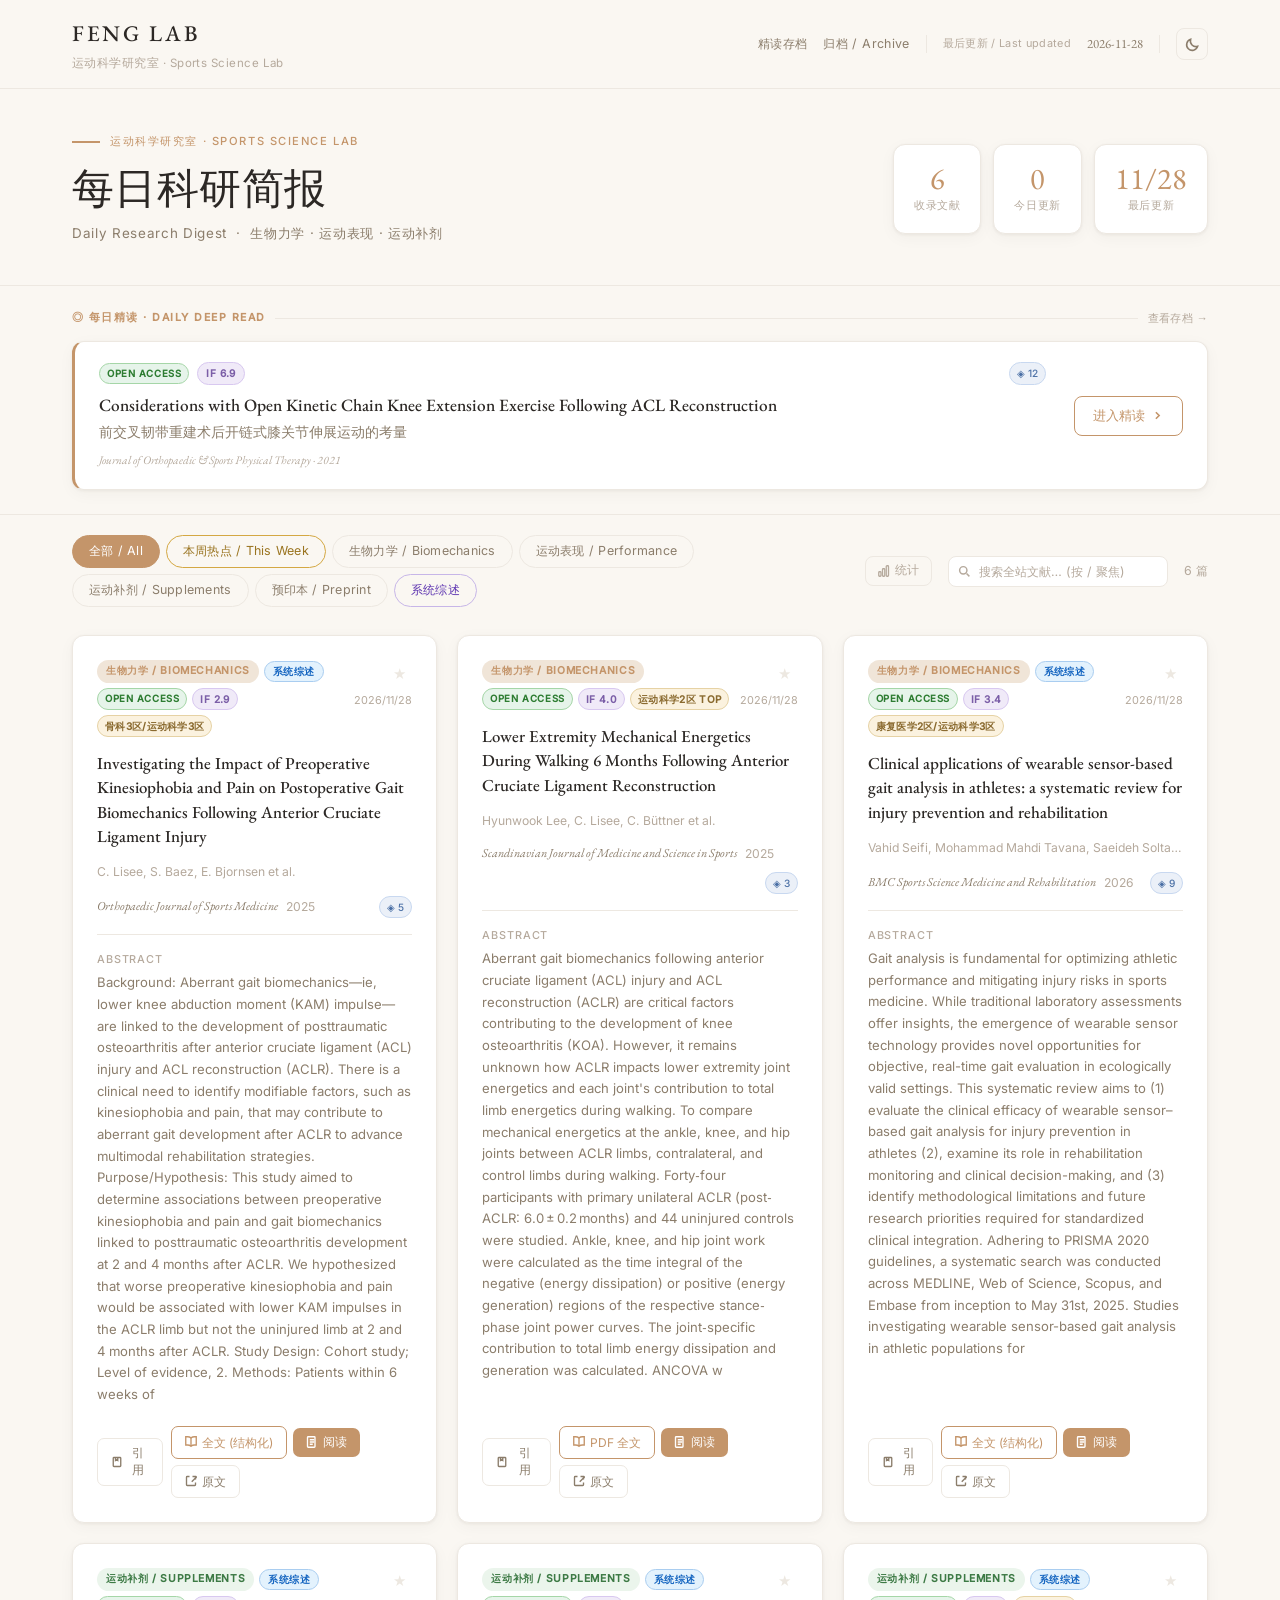
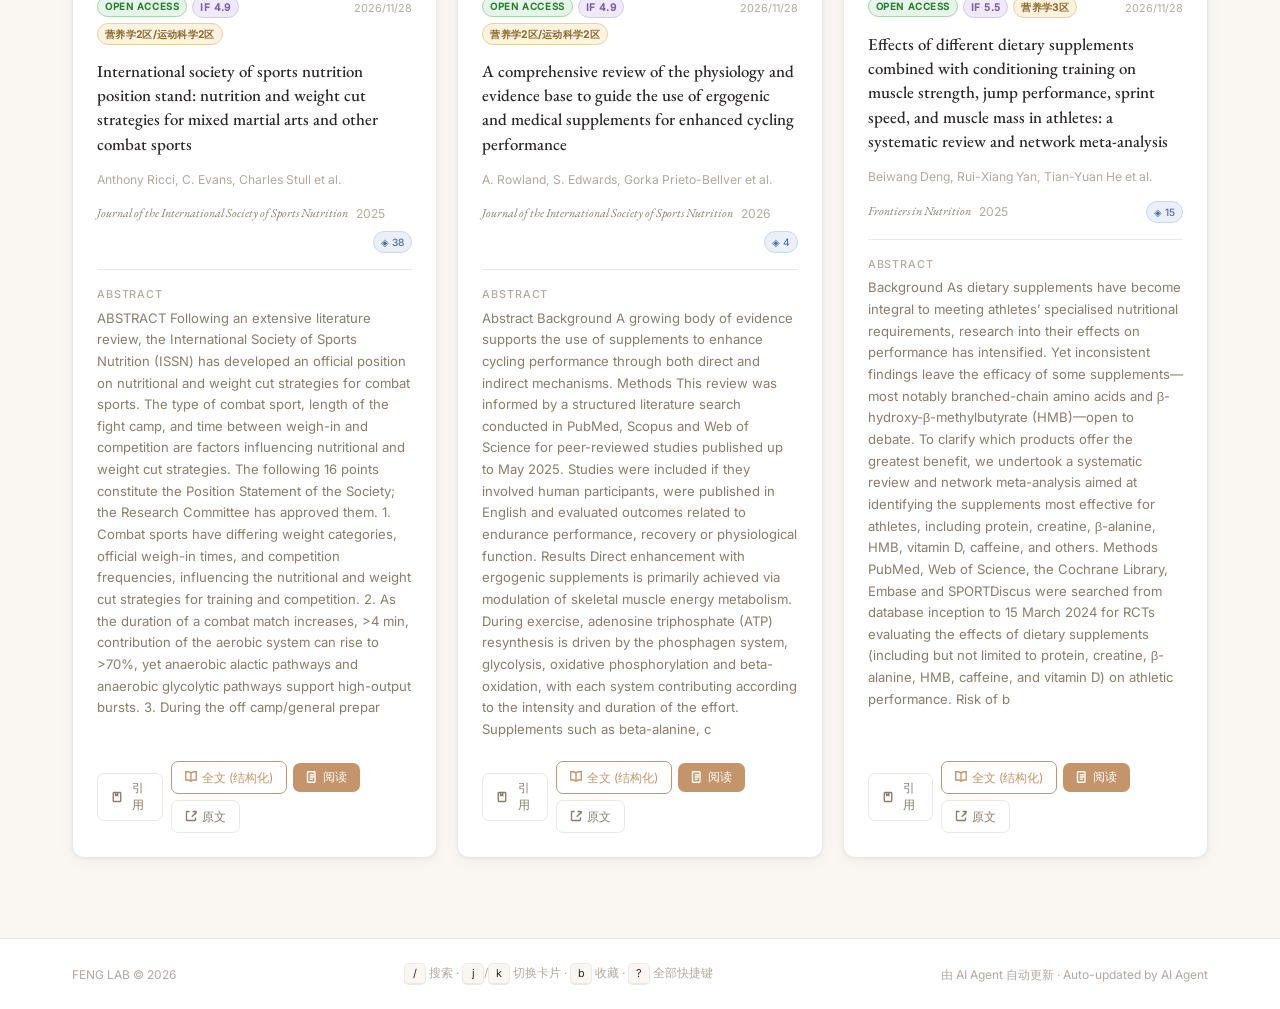
<file: index.html>
<!DOCTYPE html>
<html lang="zh">
<head>
  <meta charset="UTF-8" />
  <meta name="viewport" content="width=device-width, initial-scale=1.0" />
  <title>FENG LAB — 每日科研简报</title>
  <link rel="preload" href="assets/fonts/eb-garamond-latin.woff2" as="font" type="font/woff2" crossorigin />
  <link rel="preload" href="assets/fonts/inter-latin.woff2" as="font" type="font/woff2" crossorigin />
  <link rel="stylesheet" href="style.css" />
  <script>
    // Apply the stored theme before first paint. Writing the value verbatim
    // (light or dark) lets CSS fall back to prefers-color-scheme when unset.
    (function(){ var t=localStorage.getItem('feng-lab-theme'); if(t==='dark'||t==='light') document.documentElement.setAttribute('data-theme',t); })();
  </script>
  <!-- Local vendor bundles — no external CDN (blocked / slow in mainland China).
       chart.js is loaded on demand when the stats panel is first opened. -->
  <script defer src="vendor/minisearch.min.js"></script>
</head>
<body>

  <!-- Header -->
  <header>
    <div class="header-inner">
      <div class="logo">
        <span class="logo-main">FENG LAB</span>
        <span class="logo-sub">运动科学研究室 · Sports Science Lab</span>
      </div>
      <div class="header-right">
        <a class="nav-link" href="deep-read-archive.html">精读存档</a>
        <a class="nav-link" href="archive.html">归档 / Archive</a>
        <div class="header-divider"></div>
        <span class="update-label">最后更新 / Last updated</span>
        <span class="update-date" id="lastUpdated">—</span>
        <div class="header-divider"></div>
        <button class="theme-toggle" id="themeToggle" title="切换深色模式" aria-label="切换深色模式">
          <svg class="icon-moon" viewBox="0 0 16 16" fill="none" stroke="currentColor" stroke-width="1.7" aria-hidden="true">
            <path d="M13.5 10A6 6 0 0 1 6 2.5a6 6 0 1 0 7.5 7.5z"/>
          </svg>
          <svg class="icon-sun" viewBox="0 0 16 16" fill="none" stroke="currentColor" stroke-width="1.7" aria-hidden="true">
            <circle cx="8" cy="8" r="3"/>
            <path d="M8 1v2M8 13v2M1 8h2M13 8h2M3.1 3.1l1.4 1.4M11.5 11.5l1.4 1.4M3.1 12.9l1.4-1.4M11.5 4.5l1.4-1.4"/>
          </svg>
        </button>
      </div>
    </div>
  </header>

  <!-- Hero -->
  <section class="hero">
    <div class="hero-inner">
      <div class="hero-left">
        <div class="hero-eyebrow">运动科学研究室 · Sports Science Lab</div>
        <h1>每日科研简报</h1>
        <p class="hero-sub">Daily Research Digest &nbsp;·&nbsp; 生物力学 · 运动表现 · 运动补剂</p>
      </div>
      <div class="hero-stats">
        <div class="hero-stat">
          <div class="hero-stat-value" id="heroTotal">—</div>
          <div class="hero-stat-label">收录文献</div>
        </div>
        <div class="hero-stat">
          <div class="hero-stat-value" id="heroToday">—</div>
          <div class="hero-stat-label">今日更新</div>
        </div>
        <div class="hero-stat">
          <div class="hero-stat-value" id="heroLastDate">—</div>
          <div class="hero-stat-label">最后更新</div>
        </div>
      </div>
    </div>
  </section>

  <!-- Deep Read Section (preview only) -->
  <section class="deep-read-section" id="deepReadSection" style="display:none">
    <div class="dr-container">
      <div class="dr-section-header">
        <span class="dr-section-label">◎ 每日精读 · Daily Deep Read</span>
        <div class="dr-section-label-divider"></div>
        <a class="dr-section-link" href="deep-read-archive.html">查看存档 →</a>
      </div>
      <div class="dr-preview-card" id="drPreviewCard"></div>
    </div>
  </section>

  <!-- Filter & Search Bar -->
  <div class="filter-wrap">
    <div class="filter-bar" role="group" aria-label="分类筛选">
      <button class="filter-btn active" data-cat="all">全部 / All</button>
      <button class="filter-btn filter-btn-week" data-cat="week">本周热点 / This Week</button>
      <button class="filter-btn" data-cat="biomechanics">生物力学 / Biomechanics</button>
      <button class="filter-btn" data-cat="performance">运动表现 / Performance</button>
      <button class="filter-btn" data-cat="supplements">运动补剂 / Supplements</button>
      <button class="filter-btn" data-cat="preprint">预印本 / Preprint</button>
      <!-- Evidence-level filters — revealed only when the data carries `evidence` -->
      <button class="filter-btn filter-btn-evidence" data-cat="ev-meta"   id="evFilterMeta"   style="display:none">Meta分析</button>
      <button class="filter-btn filter-btn-evidence" data-cat="ev-review" id="evFilterReview" style="display:none">系统综述</button>
      <button class="filter-btn filter-btn-evidence" data-cat="ev-trial"  id="evFilterTrial"  style="display:none">RCT</button>
      <button class="filter-btn filter-btn-bookmark" data-cat="bookmarks" id="bookmarkFilterBtn" style="display:none">★ 收藏夹</button>
    </div>
    <div class="filter-right">
      <button class="stats-toggle-btn" id="statsToggleBtn" onclick="toggleStats()" aria-label="显示 / 隐藏统计图表" aria-expanded="false">
        <svg viewBox="0 0 16 16" fill="none" stroke="currentColor" stroke-width="1.7" aria-hidden="true">
          <rect x="1" y="9" width="3" height="6" rx="1"/>
          <rect x="6" y="5" width="3" height="10" rx="1"/>
          <rect x="11" y="1" width="3" height="14" rx="1"/>
        </svg>
        统计
      </button>
      <div class="search-wrap">
        <svg class="search-icon" viewBox="0 0 16 16" fill="none" stroke="currentColor" stroke-width="1.8" aria-hidden="true">
          <circle cx="6.5" cy="6.5" r="4.5"/><path d="M10.5 10.5 L14 14"/>
        </svg>
        <label class="sr-only" for="searchInput">搜索全站文献</label>
        <input type="search" id="searchInput" class="search-input" placeholder="搜索全站文献… (按 / 聚焦)"
               autocomplete="off" role="combobox" aria-expanded="false" aria-controls="searchResults" />
        <!-- Global (whole-archive) hits, filled in by app.js -->
        <div class="search-results" id="searchResults" role="listbox" aria-label="全站搜索结果"></div>
      </div>
      <div class="paper-count"><span id="paperCount">—</span> 篇</div>
    </div>
  </div>

  <!-- Stats Chart Section -->
  <div class="stats-section" id="statsSection">
    <div class="stats-grid" style="margin-top:12px">
      <div class="stats-chart-wrap">
        <canvas id="catChart"></canvas>
      </div>
      <div class="stats-bar-wrap" id="statsBarWrap">
        <div class="stats-bar-title">分类分布 / Category Breakdown</div>
      </div>
    </div>
  </div>

  <!-- Bookmark Export Bar -->
  <div class="export-bar" id="exportBar">
    <div class="export-bar-inner">
      <span class="export-bar-info">★ 已收藏 <strong id="bookmarkCount">0</strong> 篇</span>
      <div class="export-bar-actions">
        <button class="btn-export-bibtex" onclick="exportAllBibTeX()">批量导出 BibTeX</button>
        <button class="btn-clear-bookmarks" onclick="clearAllBookmarks()">清空收藏</button>
      </div>
    </div>
  </div>

  <!-- Cards Grid -->
  <main class="container">
    <div class="grid" id="paperGrid" aria-busy="true">
      <div class="loading">正在加载文献 / Loading papers...</div>
    </div>
  </main>

  <!-- Footer -->
  <footer>
    <div class="footer-inner">
      <span>FENG LAB © 2026</span>
      <span class="footer-hint">
        <kbd>/</kbd> 搜索 · <kbd>j</kbd>/<kbd>k</kbd> 切换卡片 · <kbd>b</kbd> 收藏 · <kbd>?</kbd> 全部快捷键
      </span>
      <span>由 AI Agent 自动更新 · Auto-updated by AI Agent</span>
    </div>
  </footer>

  <script defer src="app.js"></script>
</body>
</html>
</file>
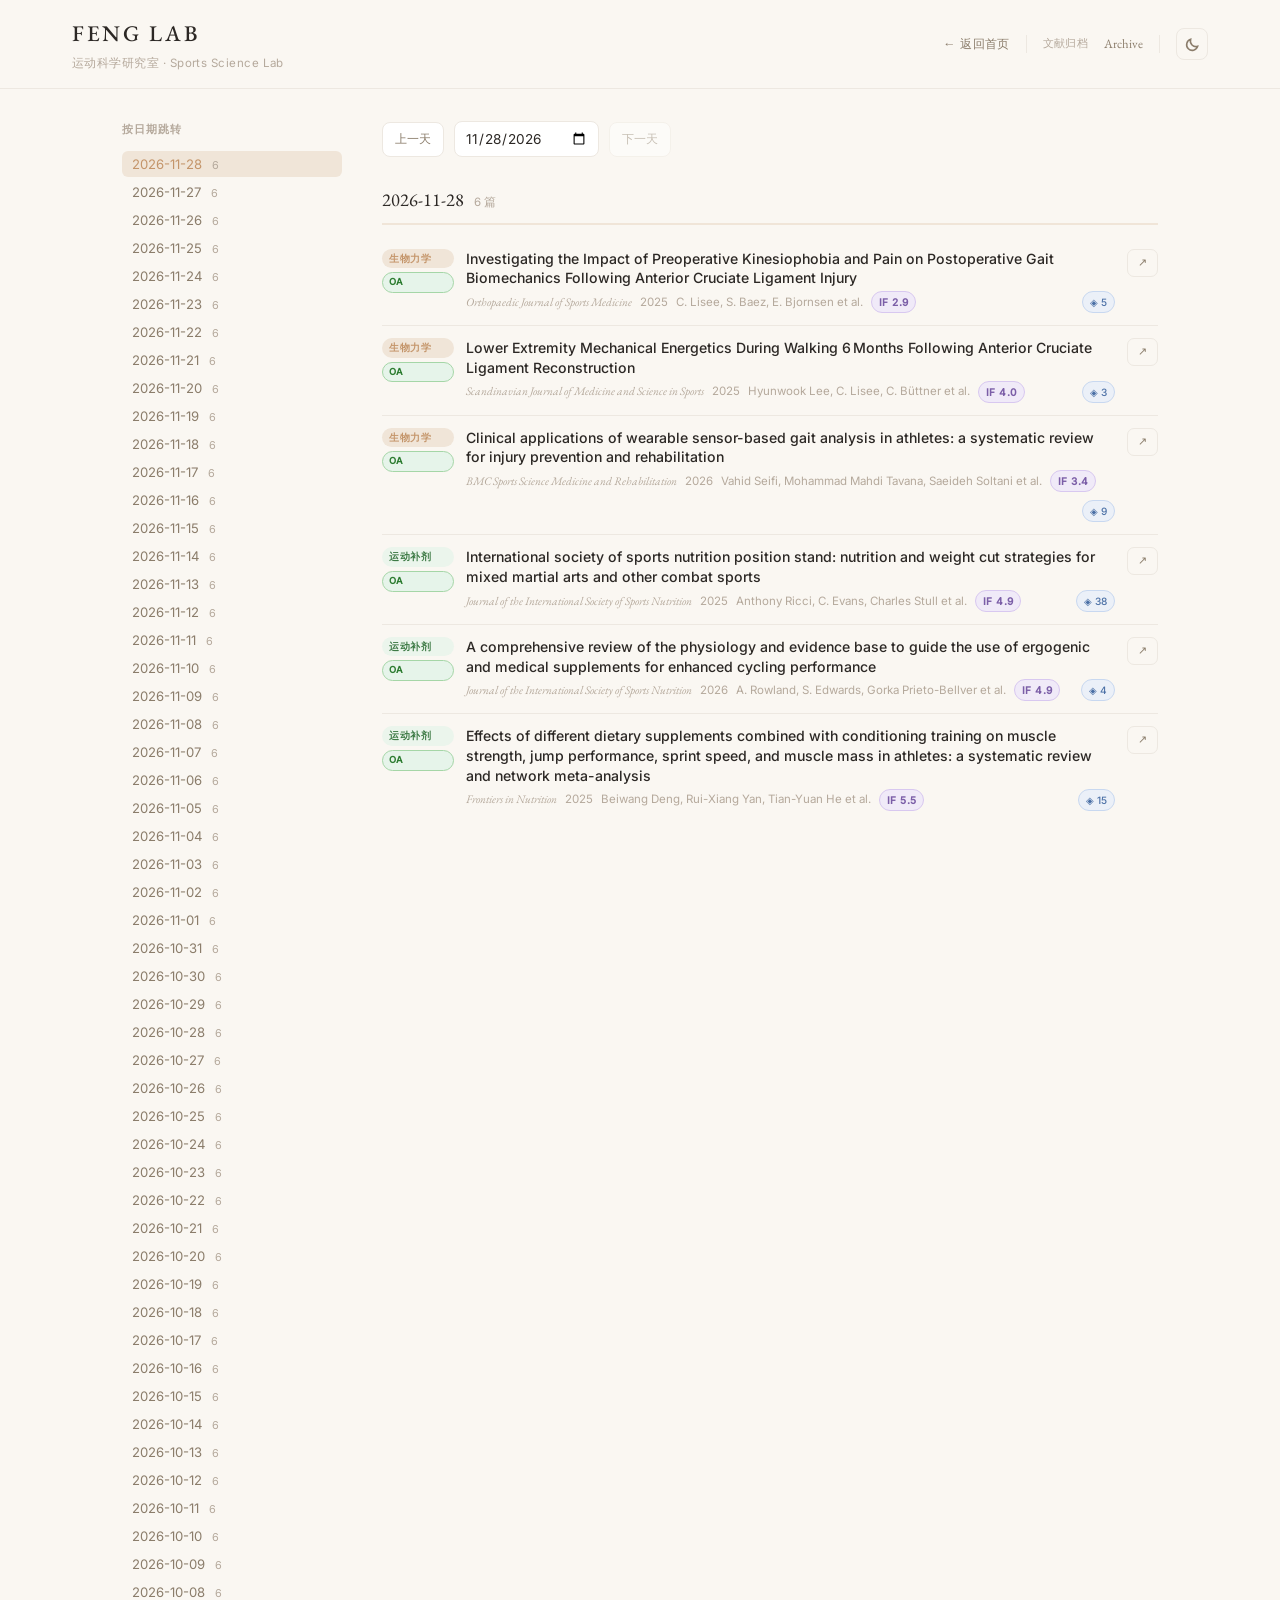
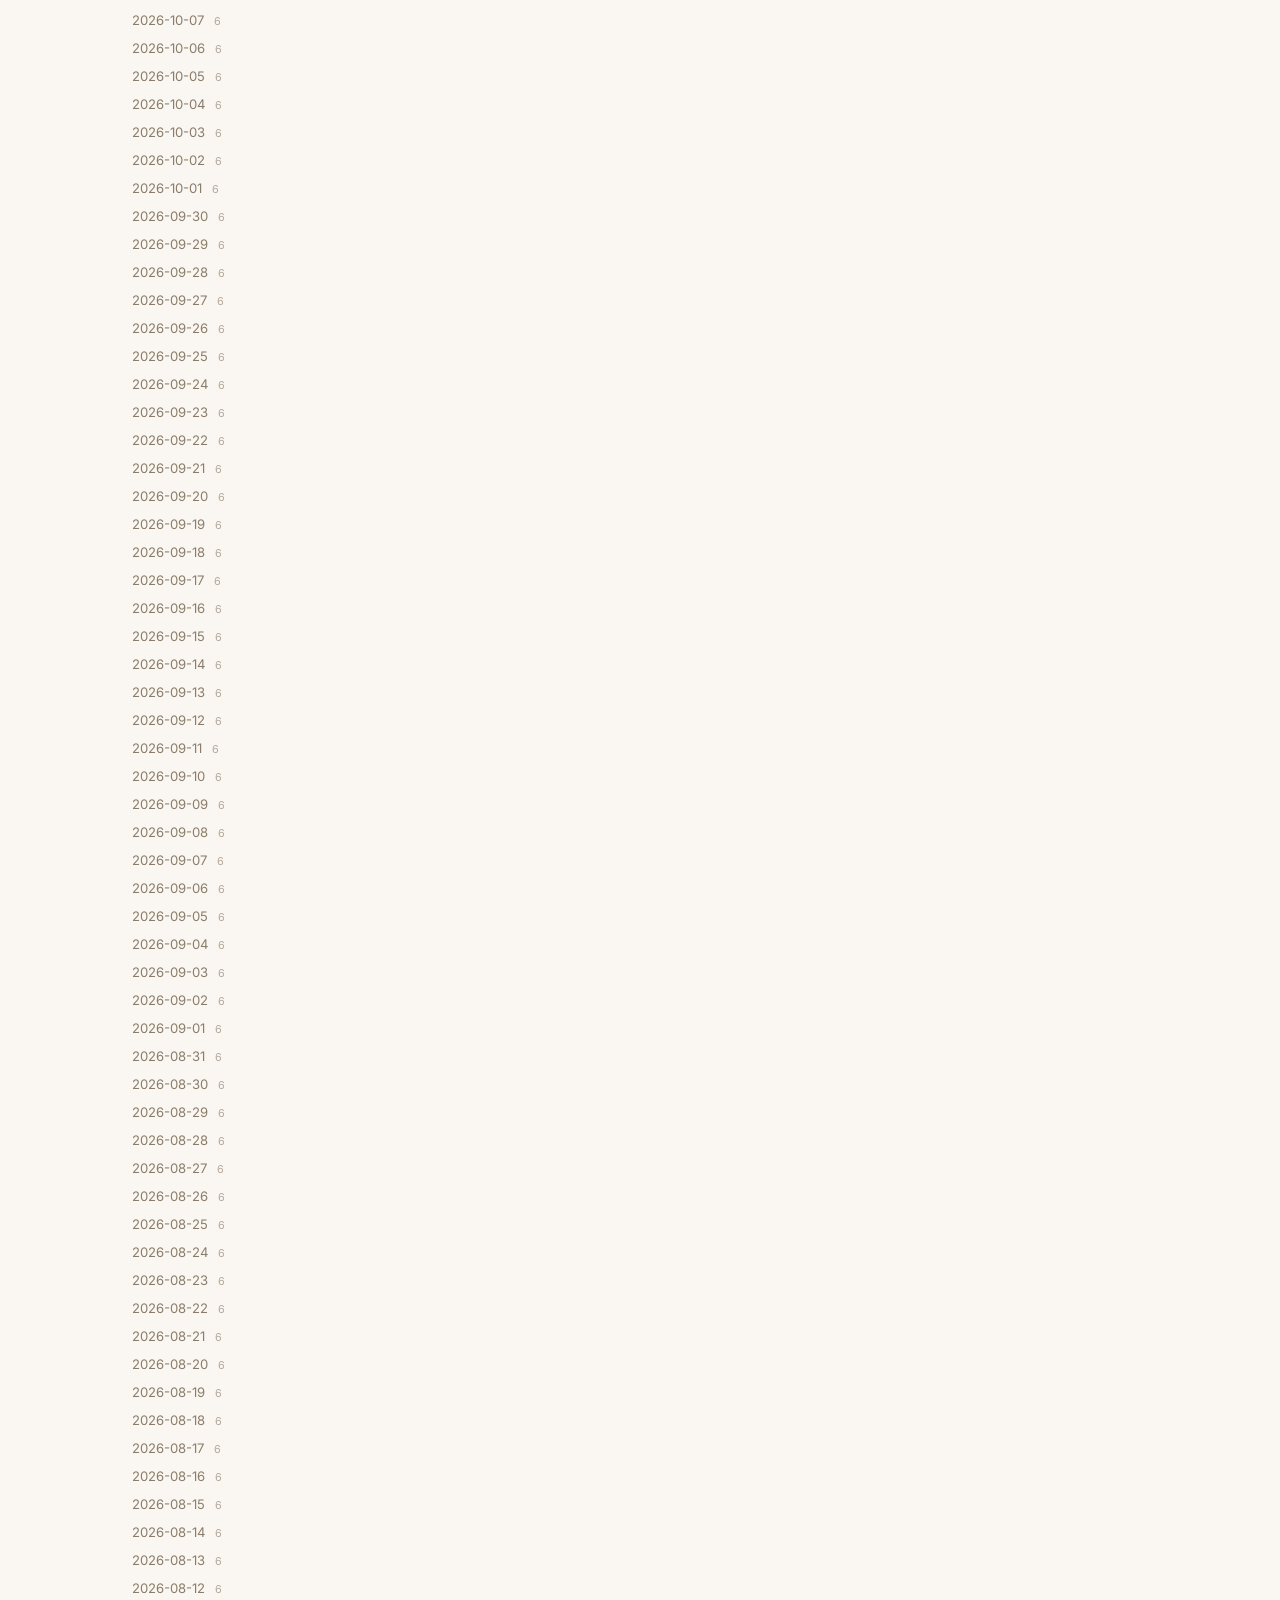
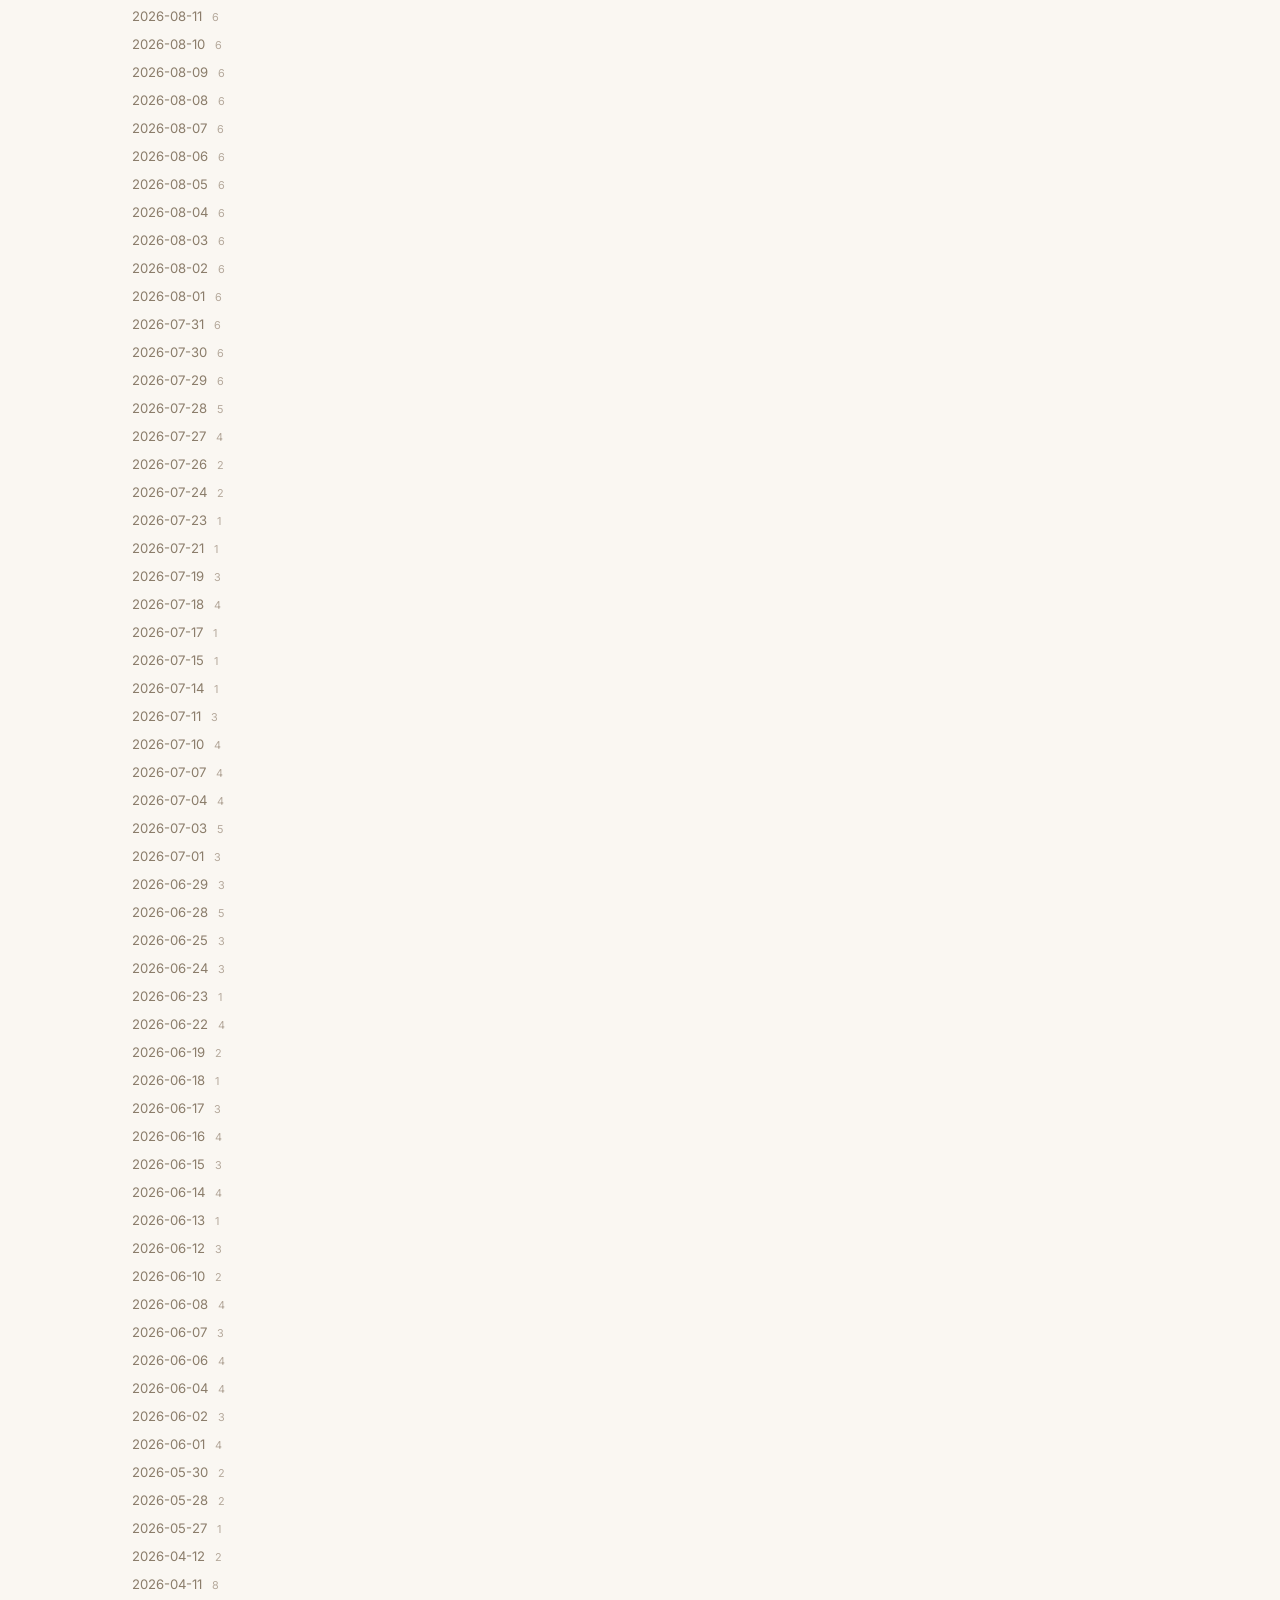
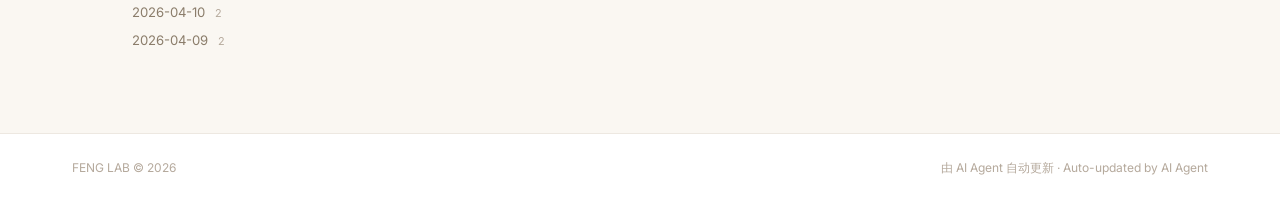
<file: archive.html>
<!DOCTYPE html>
<html lang="zh">
<head>
  <meta charset="UTF-8" />
  <meta name="viewport" content="width=device-width, initial-scale=1.0" />
  <title>文献归档 · FENG LAB</title>
  <link rel="preload" href="assets/fonts/eb-garamond-latin.woff2" as="font" type="font/woff2" crossorigin />
  <link rel="preload" href="assets/fonts/inter-latin.woff2" as="font" type="font/woff2" crossorigin />
  <link rel="stylesheet" href="style.css" />
  <script>
    // Apply saved theme before render to avoid flash. No stored value ⇒ CSS
    // falls back to prefers-color-scheme.
    (function(){ var t=localStorage.getItem('feng-lab-theme'); if(t==='dark'||t==='light') document.documentElement.setAttribute('data-theme',t); })();
  </script>
  <style>
    .archive-layout {
      max-width: 1100px;
      margin: 0 auto;
      padding: 32px 32px 80px;
      display: grid;
      grid-template-columns: 220px 1fr;
      gap: 40px;
      align-items: start;
    }

    /* Sidebar */
    .archive-nav {
      position: sticky;
      top: 80px;
    }

    .archive-nav-title {
      font-size: 0.68rem;
      font-weight: 600;
      letter-spacing: 0.1em;
      text-transform: uppercase;
      color: var(--text-muted);
      margin-bottom: 12px;
    }

    .archive-nav-list {
      list-style: none;
      display: flex;
      flex-direction: column;
      gap: 2px;
    }

    .archive-nav-list button {
      display: block;
      width: 100%;
      border: 0;
      font-size: 0.82rem;
      color: var(--text-sub);
      text-align: left;
      font-family: var(--font-sans);
      background: transparent;
      padding: 5px 10px;
      border-radius: 6px;
      cursor: pointer;
      transition: all 0.15s;
    }
    .archive-nav-list button:hover,
    .archive-nav-list button.active {
      background: var(--primary-light);
      color: var(--primary);
    }
    .archive-nav-list .nav-count {
      font-size: 0.68rem;
      color: var(--text-muted);
      margin-left: 6px;
    }

    /* Main content */
    .archive-main {}

    .archive-controls {
      margin-bottom: 28px;
      display: flex;
      gap: 10px;
      align-items: center;
      flex-wrap: wrap;
    }
    .archive-date-input {
      font-family: var(--font-sans);
      font-size: 0.85rem;
      background: var(--card-bg);
      border: 1px solid var(--border);
      border-radius: 8px;
      padding: 8px 10px;
      color: var(--text-main);
      transition: border-color 0.2s, box-shadow 0.2s;
    }
    .archive-date-input:focus {
      border-color: var(--primary);
      box-shadow: 0 0 0 3px rgba(196,149,106,0.12);
    }
    .archive-day-btn {
      font-family: var(--font-sans);
      font-size: 0.78rem;
      color: var(--text-sub);
      background: var(--card-bg);
      border: 1px solid var(--border);
      border-radius: 8px;
      padding: 8px 12px;
      cursor: pointer;
    }
    .archive-day-btn:disabled {
      opacity: 0.45;
      cursor: not-allowed;
    }

    /* Month group */
    .archive-group { margin-bottom: 36px; }

    .archive-day-header {
      display: flex;
      align-items: baseline;
      gap: 10px;
      margin-bottom: 12px;
      padding-bottom: 8px;
      border-bottom: 2px solid var(--primary-light);
    }

    .archive-day-label {
      font-family: var(--font-serif);
      font-size: 1.15rem;
      color: var(--text-main);
    }

    .archive-day-count {
      font-size: 0.72rem;
      color: var(--text-muted);
    }

    /* Paper row */
    .archive-row {
      display: grid;
      grid-template-columns: auto 1fr auto;
      align-items: start;
      gap: 12px;
      padding: 12px 0;
      border-bottom: 1px solid var(--border);
      transition: background 0.15s;
    }
    .archive-row:last-child { border-bottom: none; }
    .archive-row:hover { background: var(--row-hover-bg); border-radius: 8px; padding-left: 8px; }

    /* Row the visitor arrived at from a global search hit */
    .archive-row.archive-row-hit {
      background: var(--primary-light);
      border-radius: 8px;
      padding-left: 8px;
      box-shadow: inset 3px 0 0 var(--primary);
      scroll-margin-top: 100px;
    }

    .archive-row-tags {
      display: flex;
      flex-direction: column;
      gap: 4px;
      min-width: 72px;
    }

    .archive-row-cat {
      font-size: 0.6rem;
      font-weight: 600;
      letter-spacing: 0.06em;
      text-transform: uppercase;
      padding: 2px 7px;
      border-radius: 100px;
    }
    .archive-row-cat.tag-biomechanics { background: var(--primary-light); color: var(--primary); }
    .archive-row-cat.tag-performance  { background: #EBF0F8; color: #4A6FA5; }
    .archive-row-cat.tag-supplements  { background: #EBF5EC; color: #3D7A45; }
    .archive-row-cat.tag-preprint     { background: #FDF3E7; color: #B06A1A; }

    .archive-row-oa {
      font-size: 0.58rem;
      font-weight: 600;
      letter-spacing: 0.05em;
      padding: 2px 6px;
      border-radius: 100px;
      background: #E6F4EA;
      color: #2E7D32;
      border: 1px solid #A5D6A7;
    }

    .archive-row-body { flex: 1; min-width: 0; }

    .archive-row-title {
      font-size: 0.88rem;
      font-weight: 500;
      color: var(--text-main);
      line-height: 1.4;
      margin-bottom: 3px;
    }
    .archive-row-title-zh {
      font-size: 0.78rem;
      color: var(--text-sub);
      line-height: 1.4;
      margin-bottom: 5px;
    }
    .archive-row-meta {
      font-size: 0.72rem;
      color: var(--text-muted);
      display: flex;
      gap: 8px;
      flex-wrap: wrap;
      align-items: center;
    }
    .archive-row-journal { font-style: italic; font-family: var(--font-serif); }

    .archive-row-actions {
      display: flex;
      gap: 6px;
      align-items: flex-start;
      flex-shrink: 0;
    }

    .archive-empty {
      color: var(--text-muted);
      font-size: 0.88rem;
      padding: 48px 0;
      text-align: center;
    }

    @media (max-width: 768px) {
      .archive-layout {
        grid-template-columns: 1fr;
        padding: 20px 16px 60px;
        gap: 24px;
      }
      .archive-nav { position: static; display: none; }
      .archive-row { grid-template-columns: auto 1fr; }
      .archive-row-actions { display: none; }
    }
  </style>
</head>
<body>

  <!-- Header -->
  <header>
    <div class="header-inner">
      <div class="logo">
        <span class="logo-main">FENG LAB</span>
        <span class="logo-sub">运动科学研究室 · Sports Science Lab</span>
      </div>
      <div class="header-right">
        <a class="nav-link" href="index.html">← 返回首页</a>
        <div class="header-divider"></div>
        <span class="update-label">文献归档</span>
        <span class="update-date">Archive</span>
        <div class="header-divider"></div>
        <button class="theme-toggle" id="themeToggle" title="切换深色模式" aria-label="切换深色模式">
          <svg class="icon-moon" viewBox="0 0 16 16" fill="none" stroke="currentColor" stroke-width="1.7" aria-hidden="true">
            <path d="M13.5 10A6 6 0 0 1 6 2.5a6 6 0 1 0 7.5 7.5z"/>
          </svg>
          <svg class="icon-sun" viewBox="0 0 16 16" fill="none" stroke="currentColor" stroke-width="1.7" aria-hidden="true">
            <circle cx="8" cy="8" r="3"/>
            <path d="M8 1v2M8 13v2M1 8h2M13 8h2M3.1 3.1l1.4 1.4M11.5 11.5l1.4 1.4M3.1 12.9l1.4-1.4M11.5 4.5l1.4-1.4"/>
          </svg>
        </button>
      </div>
    </div>
  </header>

  <div class="archive-layout">
    <!-- Sidebar nav -->
    <aside class="archive-nav">
      <div class="archive-nav-title">按日期跳转</div>
      <ul class="archive-nav-list" id="archiveNavList"></ul>
    </aside>

    <!-- Main -->
    <div class="archive-main">
      <div class="archive-controls">
        <button class="archive-day-btn" id="prevDayBtn">上一天</button>
        <input type="date" id="archiveDateInput" class="archive-date-input" />
        <button class="archive-day-btn" id="nextDayBtn">下一天</button>
      </div>
      <div id="archiveContent">
        <div class="loading">正在加载归档 / Loading archive…</div>
      </div>
    </div>
  </div>

  <!-- Footer -->
  <footer>
    <div class="footer-inner">
      <span>FENG LAB © 2026</span>
      <span>由 AI Agent 自动更新 · Auto-updated by AI Agent</span>
    </div>
  </footer>

  <script>
    const CAT = {
      biomechanics: { zh: '生物力学', cls: 'tag-biomechanics' },
      performance:  { zh: '运动表现', cls: 'tag-performance'  },
      supplements:  { zh: '运动补剂', cls: 'tag-supplements'  },
      preprint:     { zh: '预印本',   cls: 'tag-preprint'     },
    };

    let archiveDates = {};
    let sortedDates = [];
    let selectedDate = '';

    function buildRow(p) {
      const cat = CAT[p.category] || { zh: p.category, cls: '' };
      const doi = p.doi || '';
      const doiHref = doi.startsWith('http') ? doi : (doi ? `https://doi.org/${doi}` : '');
      const oaTag = p.is_open_access ? `<span class="archive-row-oa">OA</span>` : '';
      const ifTag = p.impact_factor ? `<span class="if-badge">IF ${p.impact_factor}</span>` : '';
      const citTag = (p.citation_count && p.citation_count > 0)
        ? `<span class="cit-badge">◈ ${p.citation_count}</span>` : '';
      const doiBtn = doiHref
        ? `<a class="btn-doi" href="${doiHref}" target="_blank" rel="noopener" style="font-size:0.7rem;padding:4px 10px">↗</a>`
        : '';
      const authors = (p.authors || []).slice(0, 3).join(', ') +
        ((p.authors || []).length > 3 ? ' et al.' : '');

      return `
<div class="archive-row" data-id="${p.id || ''}">
  <div class="archive-row-tags">
    <span class="archive-row-cat ${cat.cls}">${cat.zh}</span>
    ${oaTag}
  </div>
  <div class="archive-row-body">
    <div class="archive-row-title">${p.title_en || ''}</div>
    ${p.title_zh ? `<div class="archive-row-title-zh">${p.title_zh}</div>` : ''}
    <div class="archive-row-meta">
      <span class="archive-row-journal">${p.journal || ''}</span>
      <span>${p.year || ''}</span>
      <span>${authors}</span>
      ${ifTag}${citTag}
    </div>
  </div>
  <div class="archive-row-actions">${doiBtn}</div>
</div>`;
    }

    function getHashDate() {
      const params = new URLSearchParams((location.hash || '').replace(/^#/, ''));
      return params.get('date') || '';
    }

    // `#date=…&p=<paper id>` — set by a global search hit on the homepage
    function getHashPaper() {
      const params = new URLSearchParams((location.hash || '').replace(/^#/, ''));
      return params.get('p') || '';
    }

    function highlightHashPaper() {
      const id = getHashPaper();
      if (!id) return;
      const row = document.querySelector(`.archive-row[data-id="${CSS.escape(id)}"]`);
      if (!row) return;
      row.classList.add('archive-row-hit');
      row.scrollIntoView({ block: 'center', behavior: 'smooth' });
    }

    function setSelectedDate(date) {
      if (!archiveDates[date]) return;
      selectedDate = date;
      location.hash = `date=${date}`;
      renderArchive();
    }

    function renderArchive() {
      if (sortedDates.length === 0) {
        document.getElementById('archiveContent').innerHTML =
          '<div class="archive-empty">暂无文献 / No papers found.</div>';
        return;
      }

      document.getElementById('archiveNavList').innerHTML = sortedDates.map(date => `
        <li>
          <button type="button" class="${date === selectedDate ? 'active' : ''}" onclick="setSelectedDate('${date}')">
            ${date}
            <span class="nav-count">${(archiveDates[date] || []).length}</span>
          </button>
        </li>`).join('');

      const papers = archiveDates[selectedDate] || [];
      document.getElementById('archiveDateInput').value = selectedDate;
      document.getElementById('archiveContent').innerHTML = `
        <div class="archive-group">
          <div class="archive-day-header">
            <span class="archive-day-label">${selectedDate}</span>
            <span class="archive-day-count">${papers.length} 篇</span>
          </div>
          ${papers.length ? papers.map(buildRow).join('') : '<div class="archive-empty">该日期暂无文献</div>'}
        </div>`;

      const index = sortedDates.indexOf(selectedDate);
      document.getElementById('prevDayBtn').disabled = index >= sortedDates.length - 1;
      document.getElementById('nextDayBtn').disabled = index <= 0;

      highlightHashPaper();
    }

    async function loadArchive() {
      const base = location.pathname.replace(/\/[^/]*$/, '');
      const res  = await fetch(base + '/data/archive.json');
      const json = await res.json();
      archiveDates = json.dates || {};
      sortedDates = Object.keys(archiveDates).sort((a, b) => b.localeCompare(a));
      const hashDate = getHashDate();
      selectedDate = archiveDates[hashDate] ? hashDate : (sortedDates[0] || '');
      if (selectedDate && hashDate !== selectedDate) {
        history.replaceState(null, '', `#date=${selectedDate}`);
      }
      document.title = `文献归档 (${sortedDates.length}) · FENG LAB`;
      renderArchive();
    }

    document.getElementById('archiveDateInput').addEventListener('change', function() {
      setSelectedDate(this.value);
    });

    document.getElementById('prevDayBtn').addEventListener('click', () => {
      const index = sortedDates.indexOf(selectedDate);
      if (index >= 0 && index < sortedDates.length - 1) setSelectedDate(sortedDates[index + 1]);
    });

    document.getElementById('nextDayBtn').addEventListener('click', () => {
      const index = sortedDates.indexOf(selectedDate);
      if (index > 0) setSelectedDate(sortedDates[index - 1]);
    });

    window.addEventListener('hashchange', () => {
      const date = getHashDate();
      if (archiveDates[date]) {
        selectedDate = date;
        renderArchive();
      }
    });

    loadArchive();

    // Dark mode toggle — an explicit choice always beats the OS setting
    const themeBtn = document.getElementById('themeToggle');
    if (themeBtn) {
      themeBtn.addEventListener('click', () => {
        const attr = document.documentElement.getAttribute('data-theme');
        const isDark = attr
          ? attr === 'dark'
          : window.matchMedia('(prefers-color-scheme: dark)').matches;
        const next = isDark ? 'light' : 'dark';
        document.documentElement.setAttribute('data-theme', next);
        localStorage.setItem('feng-lab-theme', next);
      });
    }
  </script>
</body>
</html>
</file>
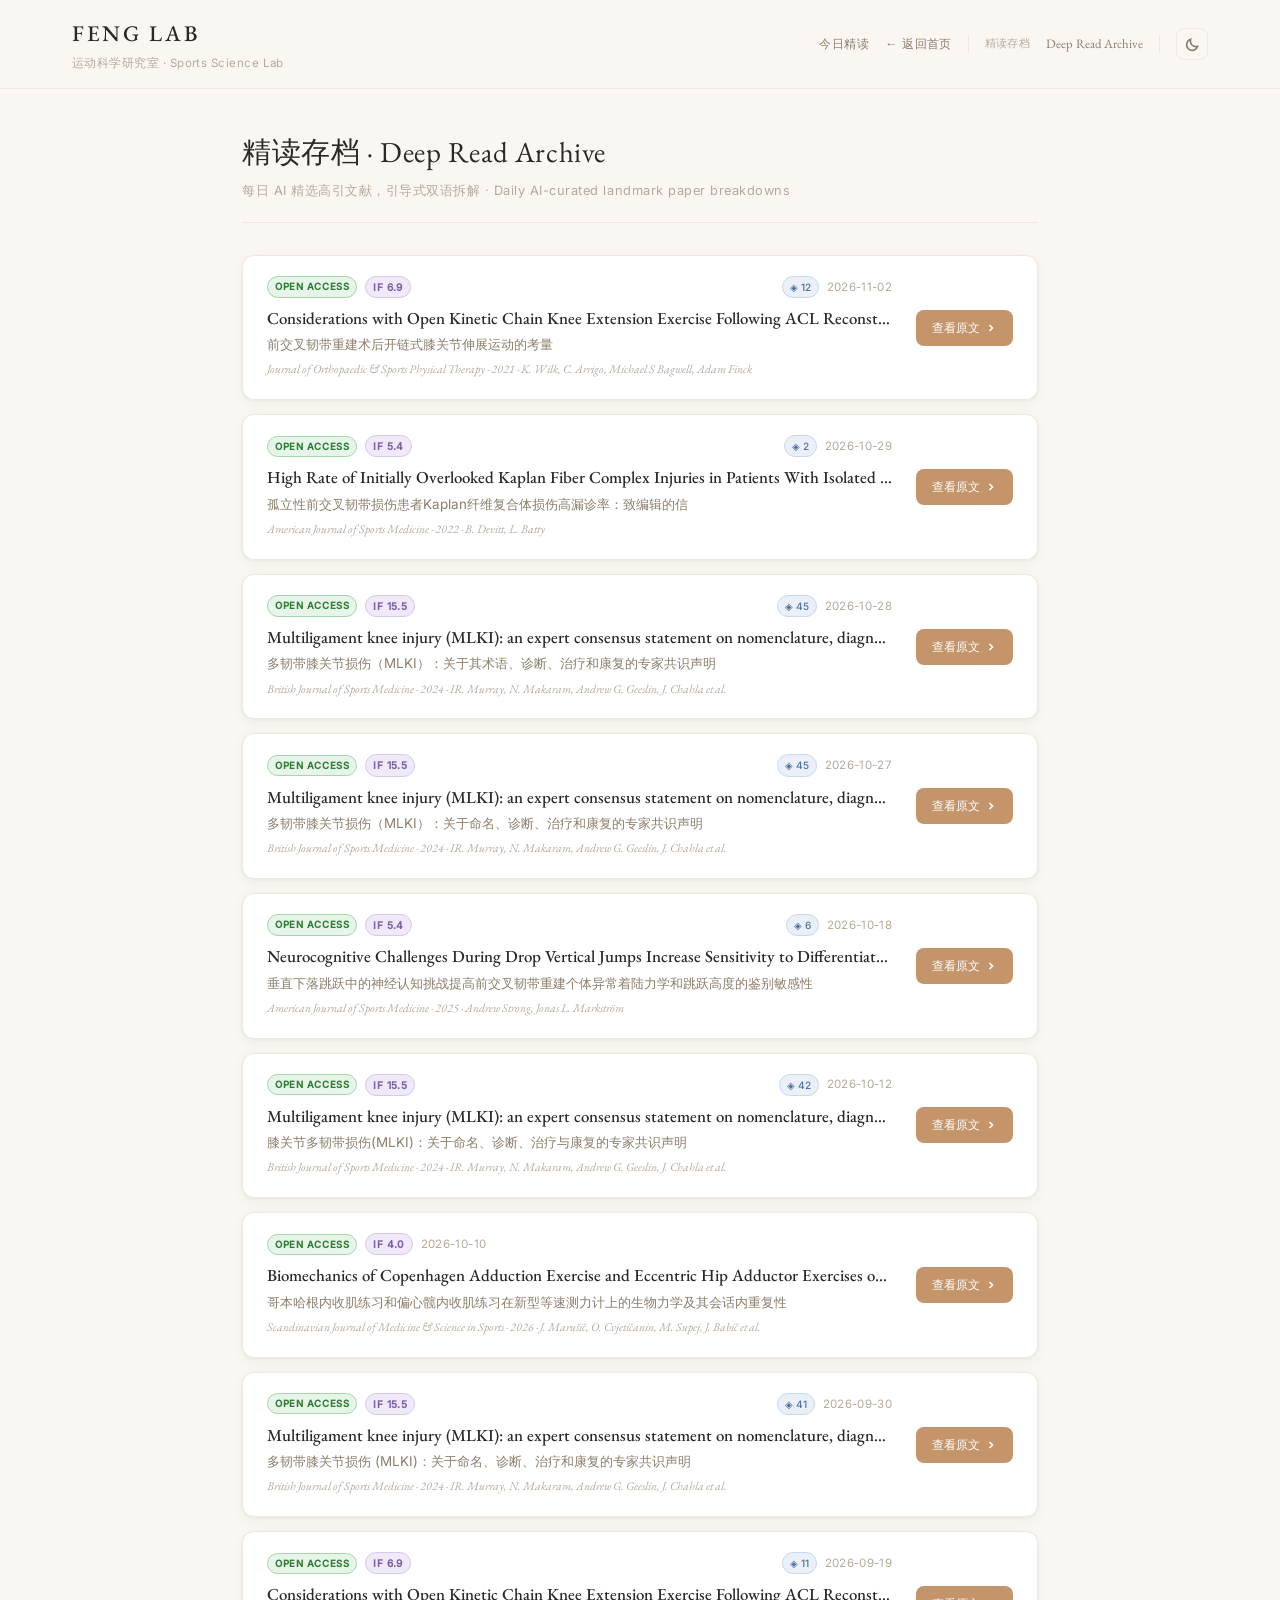
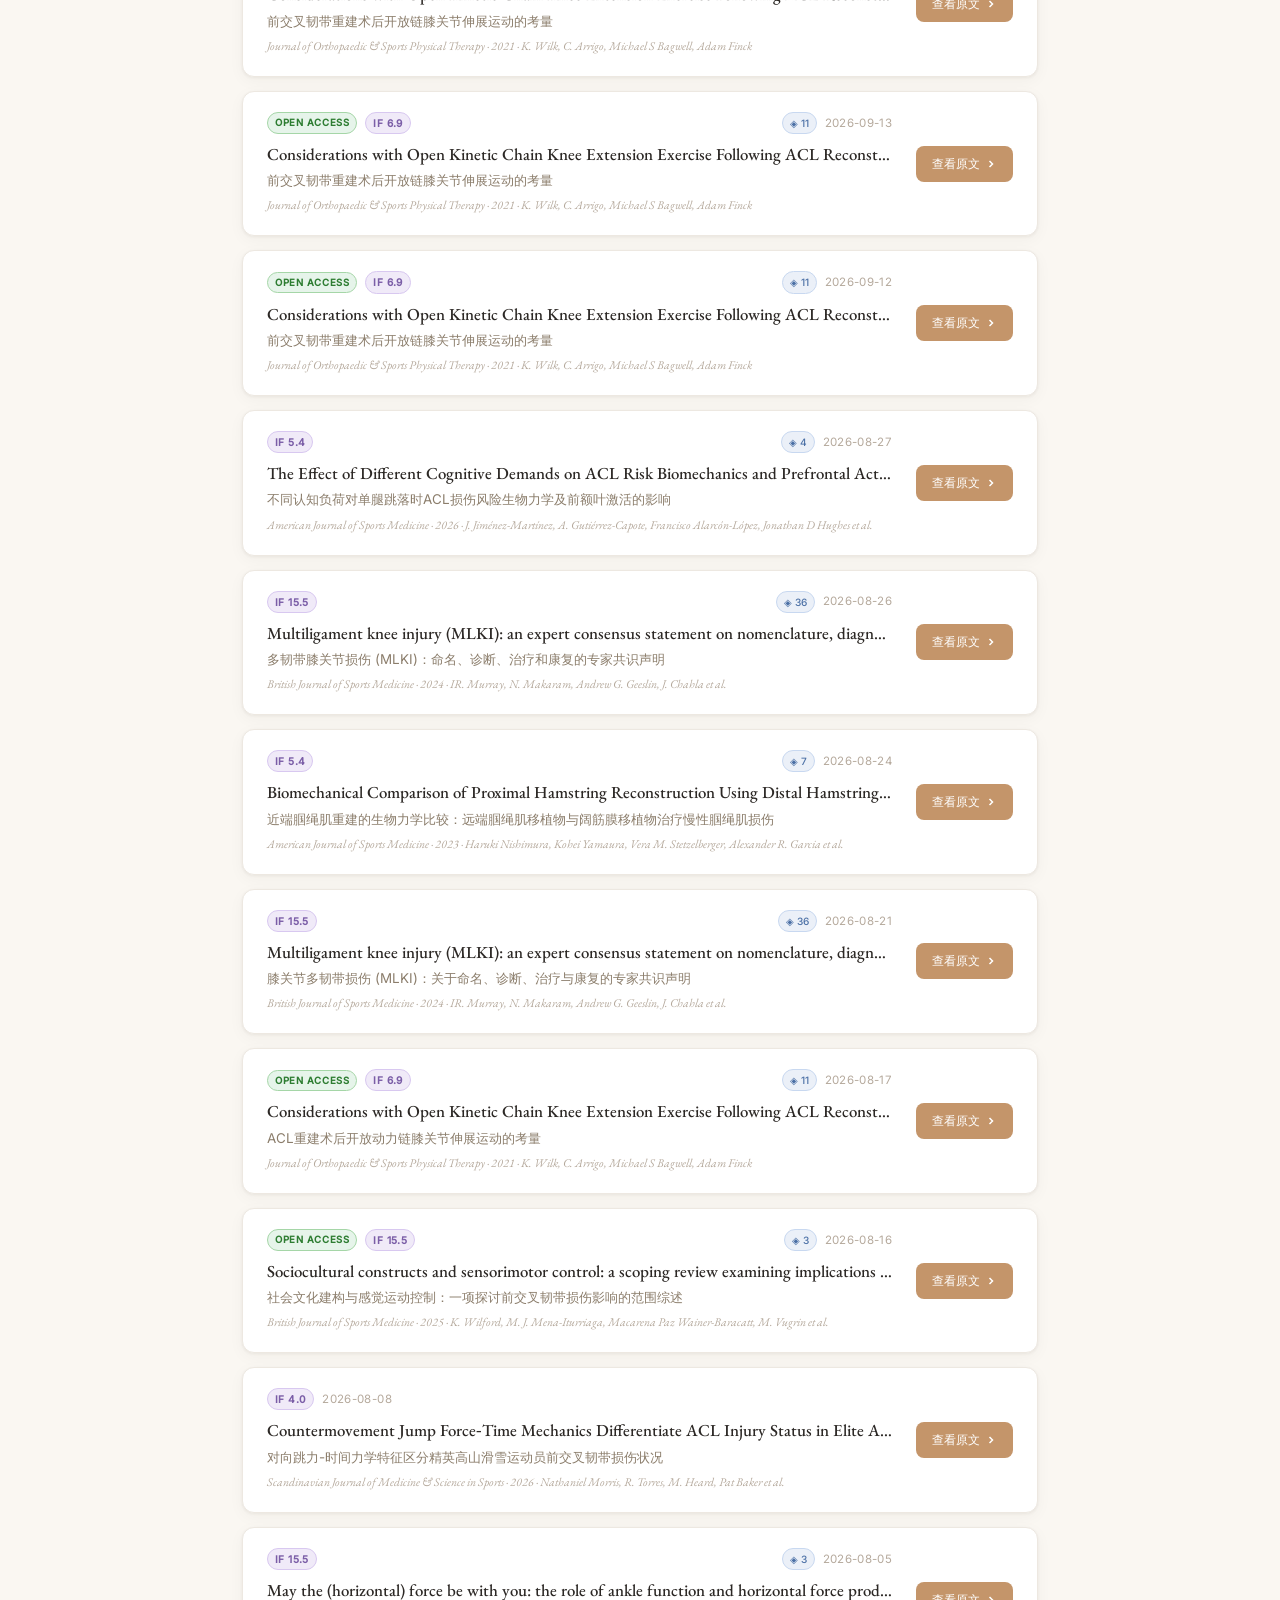
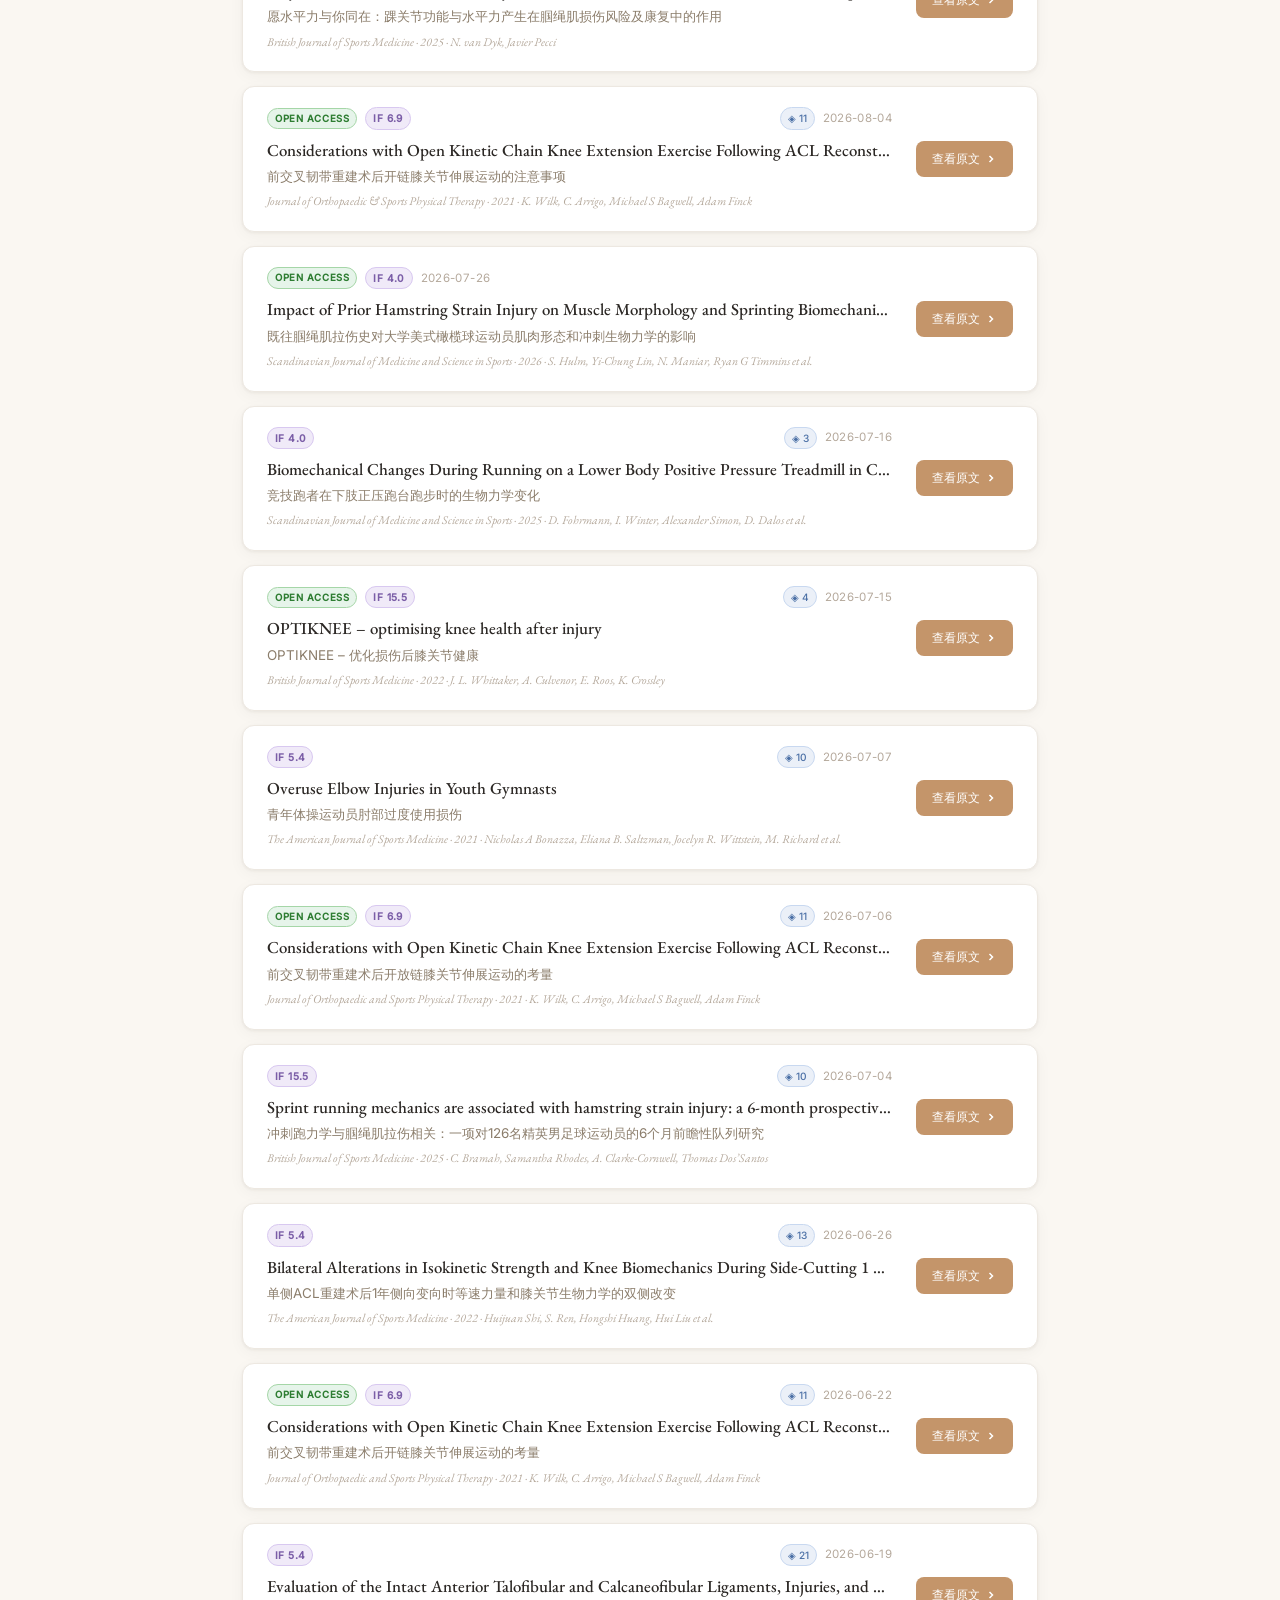
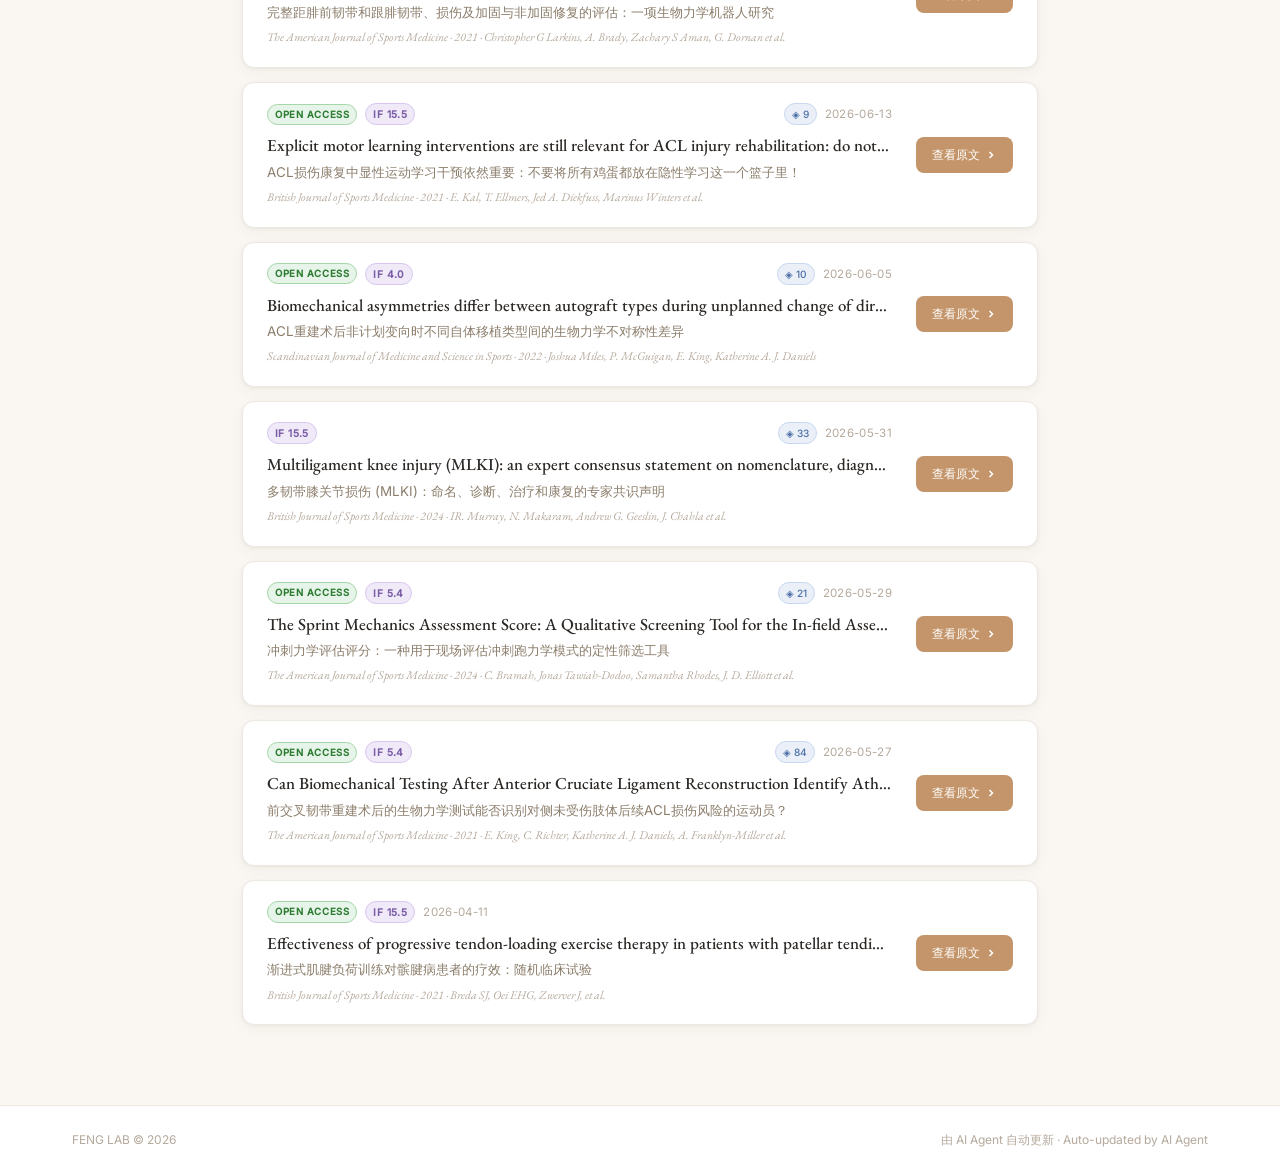
<file: deep-read-archive.html>
<!DOCTYPE html>
<html lang="zh">
<head>
  <meta charset="UTF-8" />
  <meta name="viewport" content="width=device-width, initial-scale=1.0" />
  <title>精读存档 · FENG LAB</title>
  <link rel="preload" href="assets/fonts/eb-garamond-latin.woff2" as="font" type="font/woff2" crossorigin />
  <link rel="preload" href="assets/fonts/inter-latin.woff2" as="font" type="font/woff2" crossorigin />
  <link rel="stylesheet" href="style.css" />
  <script>
    (function(){ var t=localStorage.getItem('feng-lab-theme'); if(t==='dark'||t==='light') document.documentElement.setAttribute('data-theme',t); })();
  </script>
  <style>
    .dr-archive-layout {
      max-width: 860px;
      margin: 0 auto;
      padding: 40px 32px 80px;
    }

    .dr-archive-header {
      margin-bottom: 32px;
      padding-bottom: 20px;
      border-bottom: 1px solid var(--border);
    }

    .dr-archive-title {
      font-family: var(--font-serif);
      font-size: 1.8rem;
      font-weight: 400;
      color: var(--text-main);
      letter-spacing: 0.02em;
      margin-bottom: 6px;
    }

    .dr-archive-sub {
      font-size: 0.8rem;
      color: var(--text-muted);
      letter-spacing: 0.04em;
    }

    .dr-archive-list {
      display: flex;
      flex-direction: column;
      gap: 14px;
    }

    .dr-archive-card {
      background: var(--card-bg);
      border: 1px solid var(--border);
      border-radius: var(--radius);
      padding: 20px 24px;
      box-shadow: var(--shadow);
      display: flex;
      align-items: center;
      justify-content: space-between;
      gap: 24px;
      transition: box-shadow 0.22s, transform 0.22s;
      text-decoration: none;
    }

    .dr-archive-card:hover {
      box-shadow: var(--shadow-hover);
      transform: translateY(-1px);
    }

    .dr-archive-meta { flex: 1; min-width: 0; }

    .dr-archive-badges {
      display: flex;
      gap: 8px;
      align-items: center;
      margin-bottom: 8px;
      flex-wrap: wrap;
    }

    .dr-archive-date {
      font-size: 0.72rem;
      color: var(--text-muted);
      letter-spacing: 0.03em;
    }

    .dr-archive-title-en {
      font-family: var(--font-serif);
      font-size: 1.05rem;
      font-weight: 500;
      color: var(--text-main);
      line-height: 1.45;
      margin-bottom: 4px;
      white-space: nowrap;
      overflow: hidden;
      text-overflow: ellipsis;
    }

    .dr-archive-title-zh {
      font-size: 0.84rem;
      color: var(--text-sub);
      line-height: 1.5;
      white-space: nowrap;
      overflow: hidden;
      text-overflow: ellipsis;
    }

    .dr-archive-journal {
      font-size: 0.74rem;
      color: var(--text-muted);
      margin-top: 6px;
      font-style: italic;
      font-family: var(--font-serif);
    }

    .dr-archive-cta {
      display: inline-flex;
      align-items: center;
      gap: 5px;
      flex-shrink: 0;
      background: var(--primary);
      color: #fff;
      font-size: 0.78rem;
      font-family: var(--font-sans);
      padding: 8px 16px;
      border-radius: 8px;
      text-decoration: none;
      white-space: nowrap;
      transition: background 0.2s;
    }
    .dr-archive-cta:hover { background: #a87a54; }
    .dr-archive-cta svg { width: 12px; height: 12px; }

    .dr-archive-today {
      border-color: var(--primary);
      box-shadow: 0 0 0 2px rgba(196,149,106,0.15), var(--shadow);
    }

    .dr-today-badge {
      font-size: 0.63rem;
      font-weight: 600;
      letter-spacing: 0.06em;
      text-transform: uppercase;
      padding: 3px 8px;
      border-radius: 100px;
      background: var(--primary-light);
      color: var(--primary);
    }

    .dr-archive-empty {
      text-align: center;
      padding: 60px 0;
      color: var(--text-muted);
      font-size: 0.9rem;
    }

    @media (max-width: 640px) {
      .dr-archive-layout { padding: 24px 16px 60px; }
      .dr-archive-card { flex-direction: column; align-items: flex-start; gap: 14px; }
      .dr-archive-cta { width: 100%; justify-content: center; }
      .dr-archive-title-en { white-space: normal; }
      .dr-archive-title-zh { white-space: normal; }
    }
  </style>
</head>
<body>

  <!-- Header -->
  <header>
    <div class="header-inner">
      <div class="logo">
        <span class="logo-main">FENG LAB</span>
        <span class="logo-sub">运动科学研究室 · Sports Science Lab</span>
      </div>
      <div class="header-right">
        <a class="nav-link" href="deep-read.html">今日精读</a>
        <a class="nav-link" href="index.html">← 返回首页</a>
        <div class="header-divider"></div>
        <span class="update-label">精读存档</span>
        <span class="update-date">Deep Read Archive</span>
        <div class="header-divider"></div>
        <button class="theme-toggle" id="themeToggle" title="切换深色模式" aria-label="切换深色模式">
          <svg class="icon-moon" viewBox="0 0 16 16" fill="none" stroke="currentColor" stroke-width="1.7" aria-hidden="true">
            <path d="M13.5 10A6 6 0 0 1 6 2.5a6 6 0 1 0 7.5 7.5z"/>
          </svg>
          <svg class="icon-sun" viewBox="0 0 16 16" fill="none" stroke="currentColor" stroke-width="1.7" aria-hidden="true">
            <circle cx="8" cy="8" r="3"/>
            <path d="M8 1v2M8 13v2M1 8h2M13 8h2M3.1 3.1l1.4 1.4M11.5 11.5l1.4 1.4M3.1 12.9l1.4-1.4M11.5 4.5l1.4-1.4"/>
          </svg>
        </button>
      </div>
    </div>
  </header>

  <div class="dr-archive-layout">
    <div class="dr-archive-header">
      <div class="dr-archive-title">精读存档 · Deep Read Archive</div>
      <div class="dr-archive-sub">每日 AI 精选高引文献，引导式双语拆解 · Daily AI-curated landmark paper breakdowns</div>
    </div>

    <div class="dr-archive-list" id="drArchiveList">
      <div class="dr-archive-empty">正在加载…</div>
    </div>
  </div>

  <!-- Footer -->
  <footer>
    <div class="footer-inner">
      <span>FENG LAB © 2026</span>
      <span>由 AI Agent 自动更新 · Auto-updated by AI Agent</span>
    </div>
  </footer>

  <script>
    const TODAY = new Date().toISOString().slice(0, 10);

    async function loadArchive() {
      const list = document.getElementById('drArchiveList');
      try {
        const base = location.pathname.replace(/\/[^/]*$/, '');
        const res = await fetch(base + '/data/deep_read_history_full.json');
        const data = await res.json();
        const entries = data.entries || [];

        if (!entries.length) {
          list.innerHTML = '<div class="dr-archive-empty">暂无存档记录，每日自动更新后将在此显示。</div>';
          return;
        }

        list.innerHTML = entries.map(e => buildCard(e)).join('');
      } catch (err) {
        list.innerHTML = '<div class="dr-archive-empty">加载失败，请刷新重试。</div>';
      }
    }

    function buildCard(e) {
      const isToday = e.date === TODAY;
      const todayBadge = isToday ? '<span class="dr-today-badge">今日</span>' : '';
      const oaBadge = e.is_open_access ? '<span class="oa-badge">Open Access</span>' : '';
      const ifBadge = e.impact_factor ? `<span class="if-badge">IF ${e.impact_factor}</span>` : '';
      const citBadge = (e.citation_count && e.citation_count > 0)
        ? `<span class="cit-badge">◈ ${e.citation_count}</span>` : '';

      const doiHref = e.doi
        ? (e.doi.startsWith('http') ? e.doi : `https://doi.org/${e.doi}`)
        : '';

      // Today links to deep-read.html; history links to DOI
      const ctaHref = isToday ? 'deep-read.html' : (doiHref || '#');
      const ctaLabel = isToday ? '进入精读' : '查看原文';
      const ctaTarget = isToday ? '' : ' target="_blank" rel="noopener"';

      return `
<a class="dr-archive-card${isToday ? ' dr-archive-today' : ''}" href="${ctaHref}"${ctaTarget}>
  <div class="dr-archive-meta">
    <div class="dr-archive-badges">
      ${todayBadge}
      ${oaBadge}
      ${ifBadge}
      ${citBadge}
      <span class="dr-archive-date">${e.date || ''}</span>
    </div>
    <div class="dr-archive-title-en">${e.title_en || ''}</div>
    <div class="dr-archive-title-zh">${e.title_zh || ''}</div>
    <div class="dr-archive-journal">${e.journal || ''} · ${e.year || ''} · ${e.authors || ''}</div>
  </div>
  <span class="dr-archive-cta">
    ${ctaLabel}
    <svg viewBox="0 0 16 16" fill="none" stroke="currentColor" stroke-width="2">
      <path d="M6 4 L10 8 L6 12"/>
    </svg>
  </span>
</a>`;
    }

    loadArchive();

    // Dark mode toggle — an explicit choice always beats the OS setting
    const themeBtn = document.getElementById('themeToggle');
    if (themeBtn) {
      themeBtn.addEventListener('click', () => {
        const attr = document.documentElement.getAttribute('data-theme');
        const isDark = attr
          ? attr === 'dark'
          : window.matchMedia('(prefers-color-scheme: dark)').matches;
        const next = isDark ? 'light' : 'dark';
        document.documentElement.setAttribute('data-theme', next);
        localStorage.setItem('feng-lab-theme', next);
      });
    }
  </script>
</body>
</html>
</file>
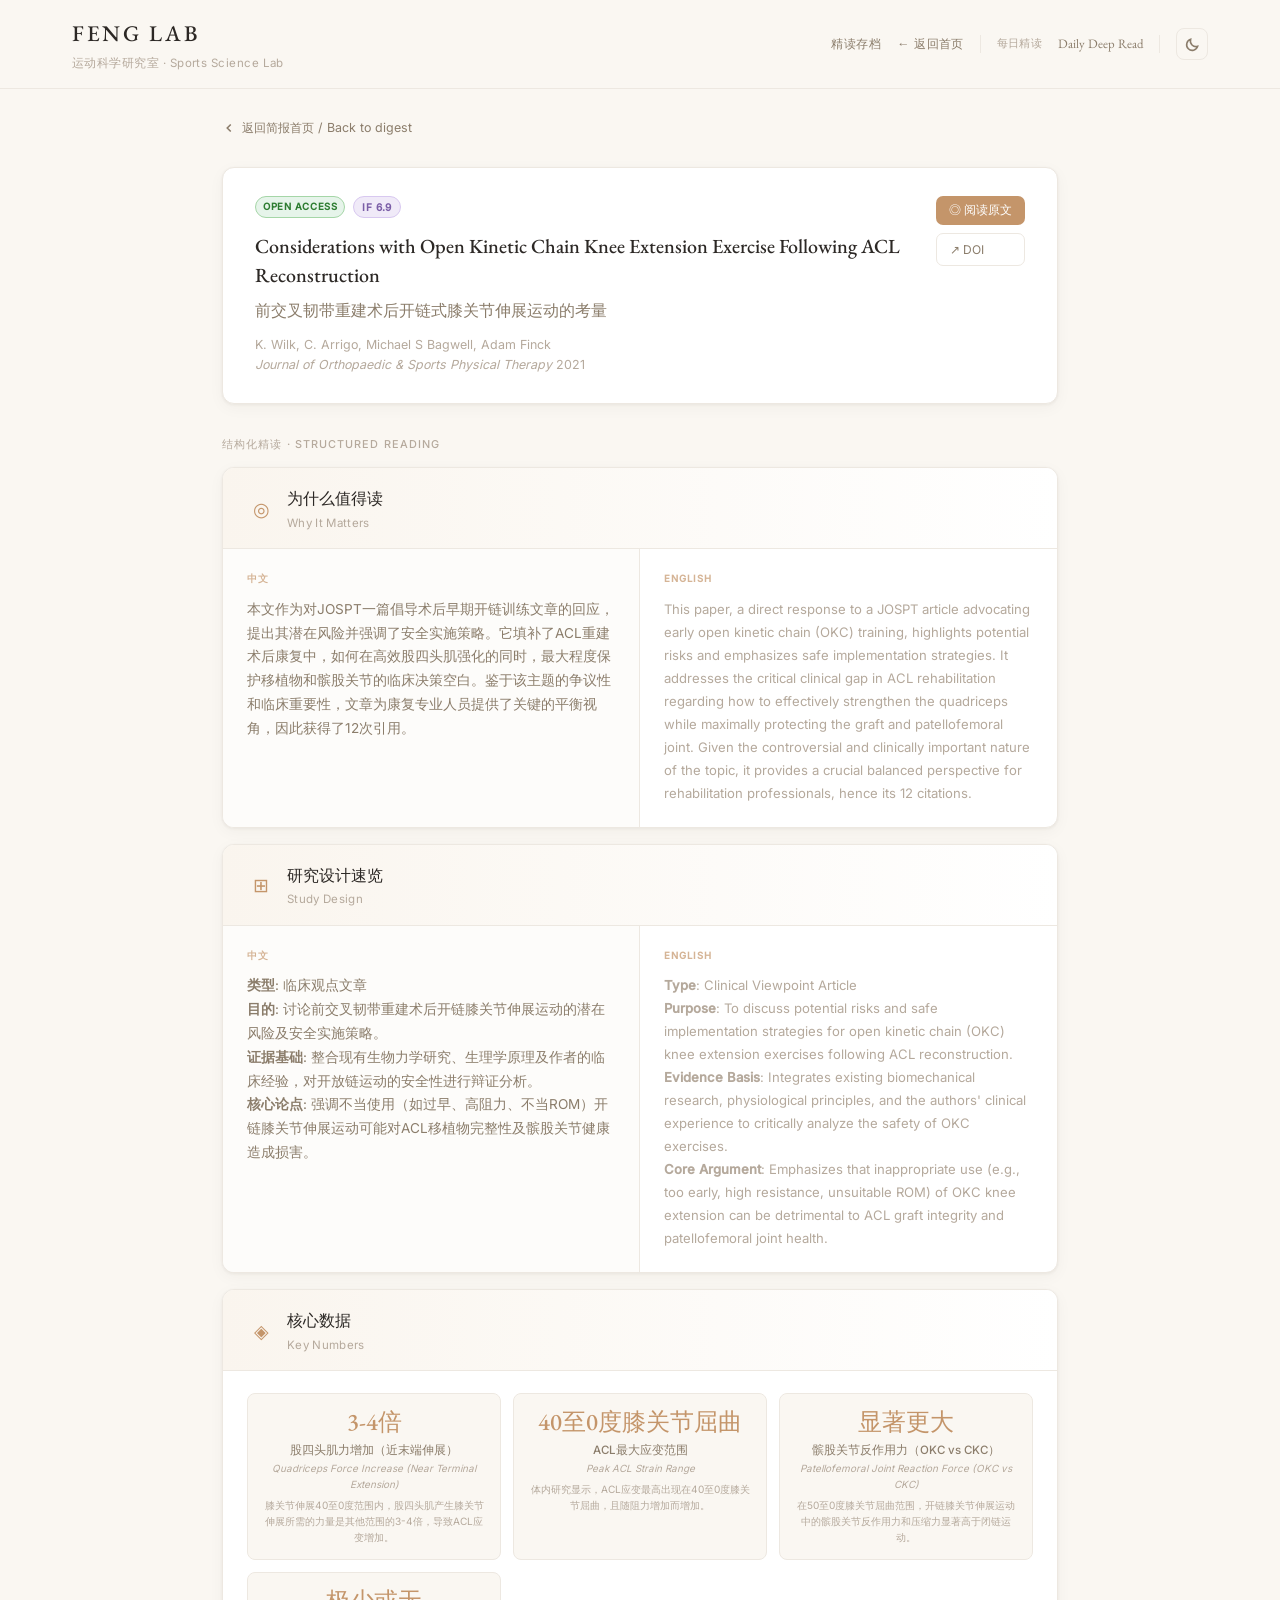
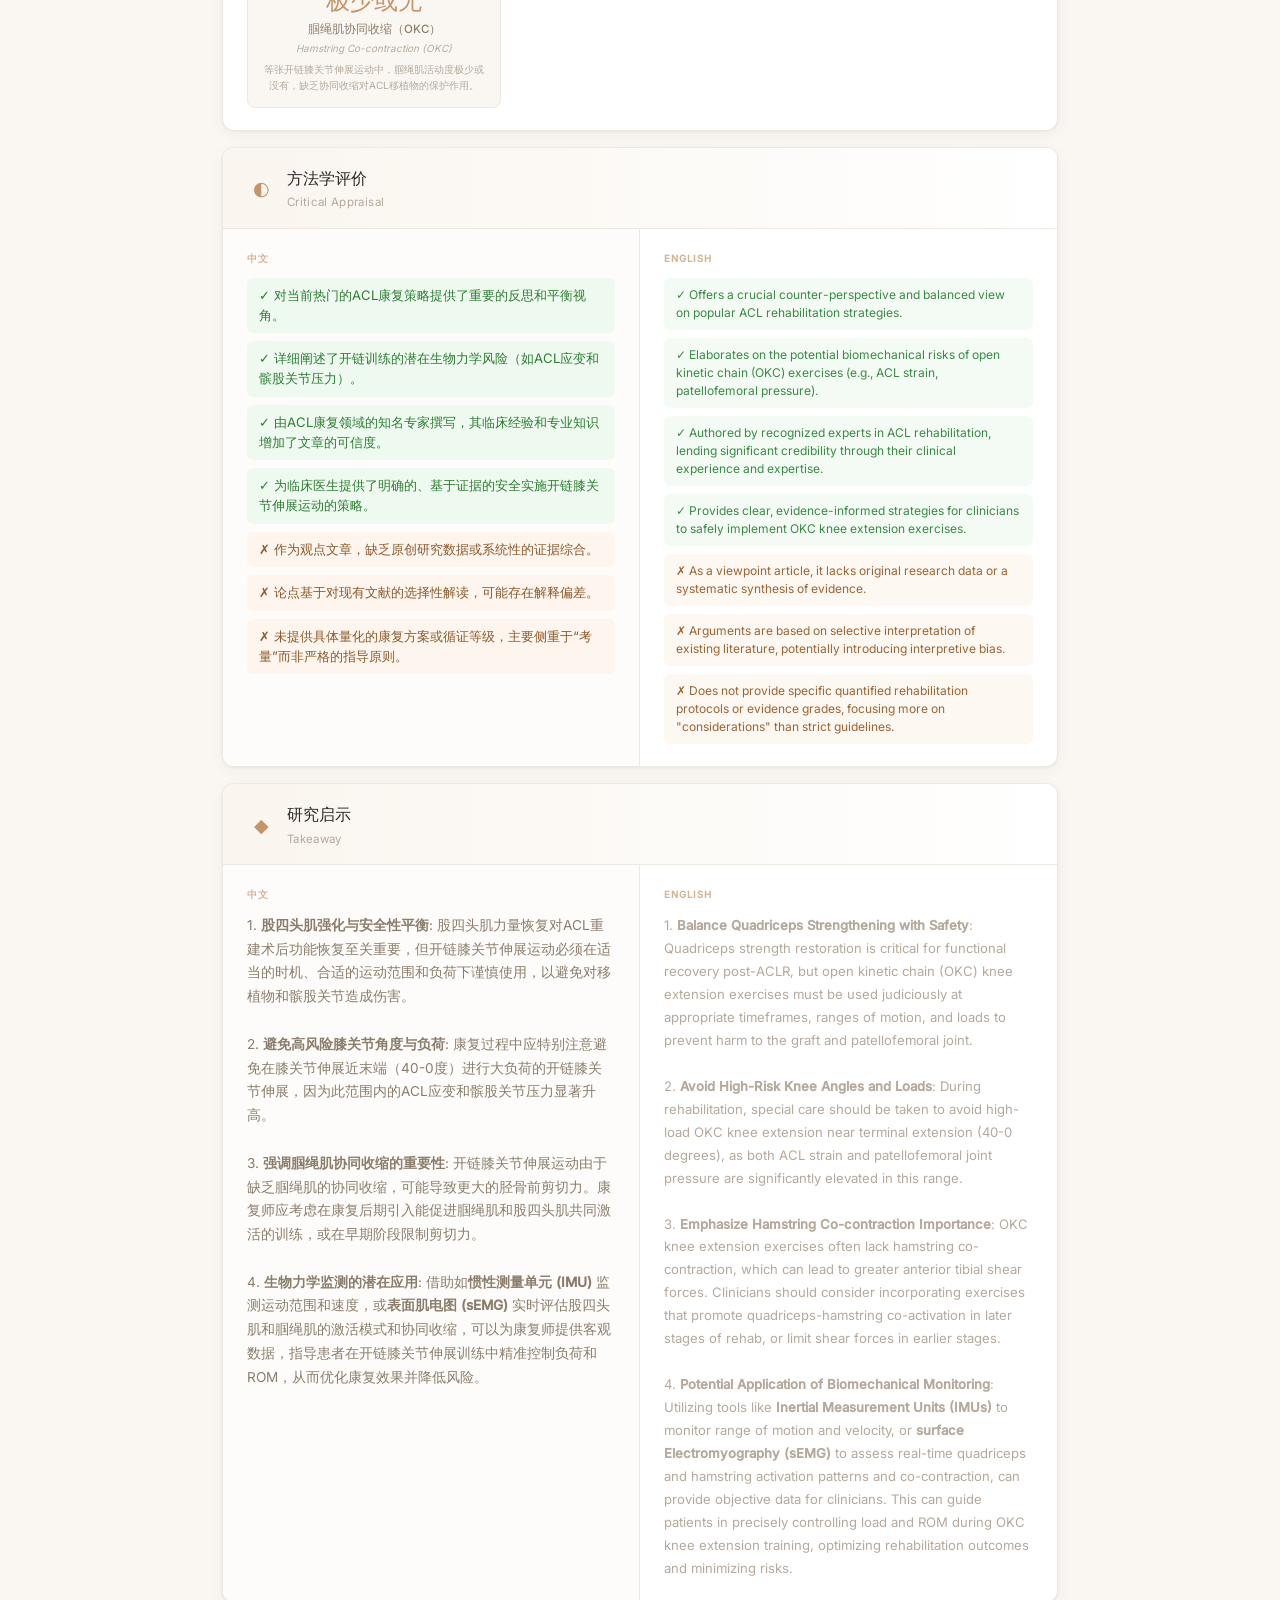
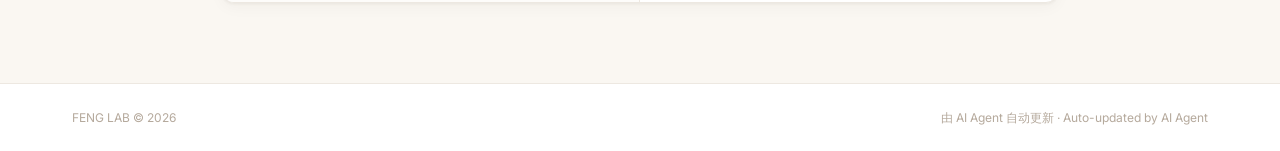
<file: deep-read.html>
<!DOCTYPE html>
<html lang="zh">
<head>
  <meta charset="UTF-8" />
  <meta name="viewport" content="width=device-width, initial-scale=1.0" />
  <title>每日精读 · FENG LAB</title>
  <link rel="preload" href="assets/fonts/eb-garamond-latin.woff2" as="font" type="font/woff2" crossorigin />
  <link rel="preload" href="assets/fonts/inter-latin.woff2" as="font" type="font/woff2" crossorigin />
  <link rel="stylesheet" href="style.css" />
  <script>
    (function(){ var t=localStorage.getItem('feng-lab-theme'); if(t==='dark'||t==='light') document.documentElement.setAttribute('data-theme',t); })();
  </script>
  <style>
    /* ── Detail page specific ── */
    .detail-back {
      max-width: 900px;
      margin: 0 auto;
      padding: 28px 32px 0;
    }

    .detail-back a {
      display: inline-flex;
      align-items: center;
      gap: 6px;
      font-size: 0.78rem;
      color: var(--text-sub);
      text-decoration: none;
      transition: color 0.2s;
    }
    .detail-back a:hover { color: var(--primary); }

    .detail-wrap {
      max-width: 900px;
      margin: 0 auto;
      padding: 24px 32px 80px;
    }

    /* Paper hero */
    .detail-paper-hero {
      background: var(--card-bg);
      border: 1px solid var(--border);
      border-radius: var(--radius);
      padding: 28px 32px;
      margin-bottom: 32px;
      box-shadow: var(--shadow);
      display: flex;
      align-items: flex-start;
      justify-content: space-between;
      gap: 24px;
    }

    .detail-paper-meta { flex: 1; }

    .detail-paper-badges {
      display: flex;
      align-items: center;
      gap: 8px;
      margin-bottom: 14px;
    }

    .detail-paper-title-en {
      font-family: var(--font-serif);
      font-size: 1.25rem;
      font-weight: 500;
      line-height: 1.45;
      color: var(--text-main);
      margin-bottom: 8px;
    }

    .detail-paper-title-zh {
      font-size: 1rem;
      color: var(--text-sub);
      line-height: 1.55;
      margin-bottom: 12px;
    }

    .detail-paper-sub {
      font-size: 0.78rem;
      color: var(--text-muted);
      line-height: 1.6;
    }

    .detail-paper-actions {
      display: flex;
      flex-direction: column;
      gap: 8px;
      flex-shrink: 0;
    }

    /* Section label */
    .detail-section-label {
      font-size: 0.68rem;
      font-weight: 500;
      letter-spacing: 0.1em;
      text-transform: uppercase;
      color: var(--text-muted);
      margin-bottom: 14px;
    }

    /* Section cards stack */
    .detail-cards {
      display: flex;
      flex-direction: column;
      gap: 16px;
    }

    /* Each section card */
    .dsc {
      background: var(--card-bg);
      border: 1px solid var(--border);
      border-radius: var(--radius);
      box-shadow: var(--shadow);
      overflow: hidden;
    }

    .dsc-header {
      display: flex;
      align-items: center;
      gap: 12px;
      padding: 18px 24px 16px;
      border-bottom: 1px solid var(--border);
      background: var(--dsc-header-grad);
    }

    .dsc-icon {
      font-size: 1.2rem;
      color: var(--primary);
      flex-shrink: 0;
      width: 28px;
      text-align: center;
    }

    .dsc-title-zh {
      font-size: 1rem;
      font-weight: 500;
      color: var(--text-main);
    }

    .dsc-title-en {
      font-size: 0.72rem;
      color: var(--text-muted);
      margin-top: 2px;
      letter-spacing: 0.03em;
    }

    /* Two-column parallel content */
    .dsc-body {
      display: grid;
      grid-template-columns: 1fr 1fr;
    }

    .dsc-col-zh {
      padding: 22px 24px;
      border-right: 1px solid var(--border);
      font-size: 0.85rem;
      color: var(--text-sub);
      line-height: 1.75;
      background: var(--surface-tint);
    }

    .dsc-col-en {
      padding: 22px 24px;
      font-size: 0.82rem;
      color: var(--text-muted);
      line-height: 1.75;
    }

    .dsc-col-label {
      font-size: 0.6rem;
      font-weight: 600;
      letter-spacing: 0.1em;
      text-transform: uppercase;
      color: var(--primary);
      opacity: 0.7;
      margin-bottom: 10px;
    }

    /* Stats card (wide, single column) */
    .dsc-stats-body {
      padding: 22px 24px;
    }

    .dsc-stats-grid {
      display: grid;
      grid-template-columns: repeat(3, 1fr);
      gap: 12px;
    }

    .dsc-stat {
      background: var(--bg);
      border: 1px solid var(--border);
      border-radius: 8px;
      padding: 14px 16px;
      text-align: center;
    }

    .dsc-stat-value {
      font-family: var(--font-serif);
      font-size: 1.5rem;
      font-weight: 500;
      color: var(--primary);
      line-height: 1.2;
      margin-bottom: 4px;
    }

    .dsc-stat-label-zh {
      font-size: 0.72rem;
      color: var(--text-sub);
      font-weight: 500;
    }

    .dsc-stat-label-en {
      font-size: 0.62rem;
      color: var(--text-muted);
      margin-top: 2px;
      font-style: italic;
    }

    .dsc-stat-note {
      font-size: 0.63rem;
      color: var(--text-muted);
      margin-top: 4px;
    }

    /* Appraisal card (two-column lists) */
    .dsc-appraisal-body {
      display: grid;
      grid-template-columns: 1fr 1fr;
    }

    .dsc-appraisal-col {
      padding: 22px 24px;
    }

    .dsc-appraisal-col:first-child {
      border-right: 1px solid var(--border);
      background: var(--surface-tint);
    }

    .dsc-appraisal-col-label {
      font-size: 0.6rem;
      font-weight: 600;
      letter-spacing: 0.1em;
      text-transform: uppercase;
      color: var(--primary);
      opacity: 0.7;
      margin-bottom: 12px;
    }

    .dsc-check-list {
      list-style: none;
      display: flex;
      flex-direction: column;
      gap: 8px;
    }

    .dsc-check-list li {
      font-size: 0.82rem;
      line-height: 1.5;
      padding: 8px 12px;
      border-radius: 6px;
    }

    .dsc-pro-zh { background: #EEFAF0; color: #2E7D32; }
    .dsc-con-zh { background: #FDF5EE; color: #8B5A2B; }
    .dsc-pro-en { background: #F4FBF5; color: #3A8A45; font-size: 0.75rem !important; }
    .dsc-con-en { background: #FEF8F2; color: #9B6535; font-size: 0.75rem !important; }

    @media (max-width: 700px) {
      .detail-wrap { padding: 16px 16px 60px; }
      .detail-back { padding: 20px 16px 0; }
      .detail-paper-hero { flex-direction: column; padding: 20px; }
      .dsc-body { grid-template-columns: 1fr; }
      .dsc-col-zh { border-right: none; border-bottom: 1px solid var(--border); }
      .dsc-stats-grid { grid-template-columns: repeat(2, 1fr); }
      .dsc-appraisal-body { grid-template-columns: 1fr; }
      .dsc-appraisal-col:first-child { border-right: none; border-bottom: 1px solid var(--border); }
    }
  </style>
</head>
<body>

  <!-- Header -->
  <header>
    <div class="header-inner">
      <div class="logo">
        <span class="logo-main">FENG LAB</span>
        <span class="logo-sub">运动科学研究室 · Sports Science Lab</span>
      </div>
      <div class="header-right">
        <a class="nav-link" href="deep-read-archive.html">精读存档</a>
        <a class="nav-link" href="index.html">← 返回首页</a>
        <div class="header-divider"></div>
        <span class="update-label">每日精读</span>
        <span class="update-date">Daily Deep Read</span>
        <div class="header-divider"></div>
        <button class="theme-toggle" id="themeToggle" title="切换深色模式" aria-label="切换深色模式">
          <svg class="icon-moon" viewBox="0 0 16 16" fill="none" stroke="currentColor" stroke-width="1.7" aria-hidden="true">
            <path d="M13.5 10A6 6 0 0 1 6 2.5a6 6 0 1 0 7.5 7.5z"/>
          </svg>
          <svg class="icon-sun" viewBox="0 0 16 16" fill="none" stroke="currentColor" stroke-width="1.7" aria-hidden="true">
            <circle cx="8" cy="8" r="3"/>
            <path d="M8 1v2M8 13v2M1 8h2M13 8h2M3.1 3.1l1.4 1.4M11.5 11.5l1.4 1.4M3.1 12.9l1.4-1.4M11.5 4.5l1.4-1.4"/>
          </svg>
        </button>
      </div>
    </div>
  </header>

  <!-- Back link -->
  <div class="detail-back">
    <a href="index.html">
      <svg width="14" height="14" viewBox="0 0 16 16" fill="none" stroke="currentColor" stroke-width="1.8">
        <path d="M10 4 L6 8 L10 12"/>
      </svg>
      返回简报首页 / Back to digest
    </a>
  </div>

  <!-- Content -->
  <div class="detail-wrap" id="detailWrap">
    <div class="loading">正在加载精读内容 / Loading…</div>
  </div>

  <!-- Footer -->
  <footer>
    <div class="footer-inner">
      <span>FENG LAB © 2026</span>
      <span>由 AI Agent 自动更新 · Auto-updated by AI Agent</span>
    </div>
  </footer>

  <script>
    function md(str) {
      return (str || '')
        .replace(/\*\*(.*?)\*\*/g, '<strong>$1</strong>')
        .replace(/\n/g, '<br>');
    }

    function buildTextCard(s) {
      return `
<div class="dsc">
  <div class="dsc-header">
    <span class="dsc-icon">${s.icon}</span>
    <div>
      <div class="dsc-title-zh">${s.title_zh}</div>
      <div class="dsc-title-en">${s.title_en}</div>
    </div>
  </div>
  <div class="dsc-body">
    <div class="dsc-col-zh">
      <div class="dsc-col-label">中文</div>
      ${md(s.content_zh)}
    </div>
    <div class="dsc-col-en">
      <div class="dsc-col-label">English</div>
      ${md(s.content_en)}
    </div>
  </div>
</div>`;
    }

    function buildStatsCard(s) {
      const stats = (s.stats || []).map(st => `
        <div class="dsc-stat">
          <div class="dsc-stat-value">${st.value}</div>
          <div class="dsc-stat-label-zh">${st.label_zh}</div>
          <div class="dsc-stat-label-en">${st.label_en}</div>
          <div class="dsc-stat-note">${st.note || ''}</div>
        </div>`).join('');
      return `
<div class="dsc">
  <div class="dsc-header">
    <span class="dsc-icon">${s.icon}</span>
    <div>
      <div class="dsc-title-zh">${s.title_zh}</div>
      <div class="dsc-title-en">${s.title_en}</div>
    </div>
  </div>
  <div class="dsc-stats-body">
    <div class="dsc-stats-grid">${stats}</div>
  </div>
</div>`;
    }

    function buildAppraisalCard(s) {
      const prosZh = (s.pros_zh || []).map((p, i) => `
        <li class="dsc-pro-zh">✓ ${p}</li>`).join('');
      const consZh = (s.cons_zh || []).map(c => `
        <li class="dsc-con-zh">✗ ${c}</li>`).join('');
      const prosEn = (s.pros_en || []).map(p => `
        <li class="dsc-pro-en">✓ ${p}</li>`).join('');
      const consEn = (s.cons_en || []).map(c => `
        <li class="dsc-con-en">✗ ${c}</li>`).join('');
      return `
<div class="dsc">
  <div class="dsc-header">
    <span class="dsc-icon">${s.icon}</span>
    <div>
      <div class="dsc-title-zh">${s.title_zh}</div>
      <div class="dsc-title-en">${s.title_en}</div>
    </div>
  </div>
  <div class="dsc-appraisal-body">
    <div class="dsc-appraisal-col">
      <div class="dsc-appraisal-col-label">中文</div>
      <ul class="dsc-check-list">${prosZh}${consZh}</ul>
    </div>
    <div class="dsc-appraisal-col">
      <div class="dsc-appraisal-col-label">English</div>
      <ul class="dsc-check-list">${prosEn}${consEn}</ul>
    </div>
  </div>
</div>`;
    }

    async function loadDetail() {
      const base = location.pathname.replace(/\/[^/]*$/, '');
      const res  = await fetch(base + '/data/deep_read.json');
      const dr   = await res.json();

      document.title = `${dr.title_zh || 'Daily Deep Read'} · FENG LAB`;

      const doi     = dr.doi || '';
      const doiHref = doi.startsWith('http') ? doi : (doi ? `https://doi.org/${doi}` : '');
      const oaBadge = dr.is_open_access
        ? '<span class="oa-badge">Open Access</span>' : '';
      const ifBadge = dr.impact_factor
        ? `<span class="dr-if">IF ${dr.impact_factor}</span>` : '';
      const readBtn = dr.pdf_url
        ? `<button class="btn-read" onclick="openReader('${dr.pdf_url.replace(/'/g,"\\'")}','${(dr.title_en||'').replace(/'/g,"\\'")}')">◎ 阅读原文</button>`
        : '';
      const doiBtn  = doiHref
        ? `<a class="btn-doi" href="${doiHref}" target="_blank" rel="noopener">↗ DOI</a>` : '';

      const cards = (dr.sections || []).map(s => {
        if (s.id === 'results')   return buildStatsCard(s);
        if (s.id === 'appraisal') return buildAppraisalCard(s);
        return buildTextCard(s);
      }).join('');

      document.getElementById('detailWrap').innerHTML = `
        <div class="detail-paper-hero">
          <div class="detail-paper-meta">
            <div class="detail-paper-badges">${oaBadge}${ifBadge}</div>
            <div class="detail-paper-title-en">${dr.title_en || ''}</div>
            <div class="detail-paper-title-zh">${dr.title_zh || ''}</div>
            <div class="detail-paper-sub">
              ${dr.authors || ''}<br>
              <em>${dr.journal || ''}</em> ${dr.year || ''}${dr.volume_page ? ', ' + dr.volume_page : ''}
            </div>
          </div>
          <div class="detail-paper-actions">
            ${readBtn}
            ${doiBtn}
          </div>
        </div>
        <div class="detail-section-label">结构化精读 · Structured Reading</div>
        <div class="detail-cards">${cards}</div>`;
    }

    // PDF reader modal (reuse same logic)
    function openReader(pdfUrl, title) {
      let modal = document.getElementById('readerModal');
      if (!modal) {
        modal = document.createElement('div');
        modal.id = 'readerModal';
        modal.className = 'reader-modal';
        modal.innerHTML = `
          <div class="reader-overlay" onclick="closeReader()"></div>
          <div class="reader-panel">
            <div class="reader-header">
              <span class="reader-title" id="readerTitle"></span>
              <div class="reader-controls">
                <a class="reader-btn-new" id="readerNewTab" target="_blank" rel="noopener">
                  <svg viewBox="0 0 16 16" fill="none" stroke="currentColor" stroke-width="1.8">
                    <path d="M6 2H3a1 1 0 0 0-1 1v10a1 1 0 0 0 1 1h10a1 1 0 0 0 1-1v-3"/>
                    <path d="M10 2h4v4"/><path d="M16 2 9 9"/>
                  </svg>新标签页打开
                </a>
                <button class="reader-btn-close" onclick="closeReader()">✕</button>
              </div>
            </div>
            <iframe id="readerFrame" class="reader-frame" allowfullscreen></iframe>
          </div>`;
        document.body.appendChild(modal);
      }
      document.getElementById('readerTitle').textContent = title;
      document.getElementById('readerNewTab').href = pdfUrl;
      const frame = document.getElementById('readerFrame');
      frame.src = '';
      setTimeout(() => {
        frame.src = `https://docs.google.com/viewer?url=${encodeURIComponent(pdfUrl)}&embedded=true`;
      }, 50);
      modal.classList.add('active');
      document.body.style.overflow = 'hidden';
    }

    function closeReader() {
      const modal = document.getElementById('readerModal');
      if (modal) {
        modal.classList.remove('active');
        document.getElementById('readerFrame').src = '';
        document.body.style.overflow = '';
      }
    }

    document.addEventListener('keydown', e => { if (e.key === 'Escape') closeReader(); });

    loadDetail();

    // Dark mode toggle — an explicit choice always beats the OS setting
    const themeBtn = document.getElementById('themeToggle');
    if (themeBtn) {
      themeBtn.addEventListener('click', () => {
        const attr = document.documentElement.getAttribute('data-theme');
        const isDark = attr
          ? attr === 'dark'
          : window.matchMedia('(prefers-color-scheme: dark)').matches;
        const next = isDark ? 'light' : 'dark';
        document.documentElement.setAttribute('data-theme', next);
        localStorage.setItem('feng-lab-theme', next);
      });
    }
  </script>
</body>
</html>
</file>
<file: style.css>
/* ─── Local Fonts ───────────────────────────────────────────
   Self-hosted latin / latin-ext woff2 subsets. No external CDN:
   fonts.googleapis.com is unreachable or very slow from mainland China.
   CJK is intentionally NOT bundled — the system stack handles it. */
@font-face {
  font-family: 'EB Garamond';
  font-style: normal;
  font-weight: 400 500;
  font-display: swap;
  src: url('assets/fonts/eb-garamond-latin.woff2') format('woff2');
  unicode-range: U+0000-00FF, U+0131, U+0152-0153, U+02BB-02BC, U+02C6, U+02DA, U+02DC,
                 U+0304, U+0308, U+0329, U+2000-206F, U+20AC, U+2122, U+2191, U+2193,
                 U+2212, U+2215, U+FEFF, U+FFFD;
}
@font-face {
  font-family: 'EB Garamond';
  font-style: normal;
  font-weight: 400 500;
  font-display: swap;
  src: url('assets/fonts/eb-garamond-latin-ext.woff2') format('woff2');
  unicode-range: U+0100-02BA, U+02BD-02C5, U+02C7-02CC, U+02CE-02D7, U+02DD-02FF,
                 U+0304, U+0308, U+0329, U+1D00-1DBF, U+1E00-1E9F, U+1EF2-1EFF, U+2020,
                 U+20A0-20AB, U+20AD-20C0, U+2113, U+2C60-2C7F, U+A720-A7FF;
}
@font-face {
  font-family: 'EB Garamond';
  font-style: italic;
  font-weight: 400 500;
  font-display: swap;
  src: url('assets/fonts/eb-garamond-italic-latin.woff2') format('woff2');
  unicode-range: U+0000-00FF, U+0131, U+0152-0153, U+02BB-02BC, U+02C6, U+02DA, U+02DC,
                 U+0304, U+0308, U+0329, U+2000-206F, U+20AC, U+2122, U+2191, U+2193,
                 U+2212, U+2215, U+FEFF, U+FFFD;
}
@font-face {
  font-family: 'EB Garamond';
  font-style: italic;
  font-weight: 400 500;
  font-display: swap;
  src: url('assets/fonts/eb-garamond-italic-latin-ext.woff2') format('woff2');
  unicode-range: U+0100-02BA, U+02BD-02C5, U+02C7-02CC, U+02CE-02D7, U+02DD-02FF,
                 U+0304, U+0308, U+0329, U+1D00-1DBF, U+1E00-1E9F, U+1EF2-1EFF, U+2020,
                 U+20A0-20AB, U+20AD-20C0, U+2113, U+2C60-2C7F, U+A720-A7FF;
}
@font-face {
  font-family: 'Inter';
  font-style: normal;
  font-weight: 300 500;
  font-display: swap;
  src: url('assets/fonts/inter-latin.woff2') format('woff2');
  unicode-range: U+0000-00FF, U+0131, U+0152-0153, U+02BB-02BC, U+02C6, U+02DA, U+02DC,
                 U+0304, U+0308, U+0329, U+2000-206F, U+20AC, U+2122, U+2191, U+2193,
                 U+2212, U+2215, U+FEFF, U+FFFD;
}
@font-face {
  font-family: 'Inter';
  font-style: normal;
  font-weight: 300 500;
  font-display: swap;
  src: url('assets/fonts/inter-latin-ext.woff2') format('woff2');
  unicode-range: U+0100-02BA, U+02BD-02C5, U+02C7-02CC, U+02CE-02D7, U+02DD-02FF,
                 U+0304, U+0308, U+0329, U+1D00-1DBF, U+1E00-1E9F, U+1EF2-1EFF, U+2020,
                 U+20A0-20AB, U+20AD-20C0, U+2113, U+2C60-2C7F, U+A720-A7FF;
}

/* ─── Variables ─────────────────────────────────────────── */
:root {
  --bg:          #FAF7F2;
  --card-bg:     #FFFFFF;
  --primary:     #C4956A;
  --primary-light: #F0E5D8;
  --text-main:   #2C2825;
  --text-sub:    #8B7D6B;
  --text-muted:  #B5A99C;
  --border:      #EDE8E1;
  --shadow:      0 1px 3px rgba(44,40,37,0.06), 0 4px 16px rgba(44,40,37,0.04);
  --shadow-hover: 0 4px 12px rgba(44,40,37,0.10), 0 8px 28px rgba(44,40,37,0.07);
  --radius:      12px;
  --font-serif:  'EB Garamond', Georgia, 'Songti SC', 'SimSun', serif;
  --font-sans:   'Inter', -apple-system, BlinkMacSystemFont, 'Segoe UI',
                 'PingFang SC', 'Microsoft YaHei', sans-serif;

  /* Surface tints — one source of truth so dark mode only re-declares vars */
  --header-bg:      #FAF7F2;
  --dr-section-bg:  #FAF7F2;
  --keyword-bg:     #FAF7F2;
  --surface-tint:   #FDFCFA;
  --row-hover-bg:   #FDFAF6;
  --dsc-header-grad: linear-gradient(to right, #FAF5EE, #FFFFFF);
  --bookmark-bg:    #FDF8EE;
  --export-bg:      #FDF3E7;
  --export-border:  #E8CC8A;
  --export-text:    #9A7420;
  color-scheme: light;
}

/* ─── Dark Mode ──────────────────────────────────────────────
   Two signals: an explicit [data-theme] attribute (localStorage,
   set by the inline script in <head>) always wins; when the user has
   no stored preference the OS setting decides. */
[data-theme="dark"] {
  --bg:          #181512;
  --card-bg:     #232018;
  --primary:     #C4956A;
  --primary-light: #3A2A1C;
  --text-main:   #EDE6DC;
  --text-sub:    #A0907E;
  --text-muted:  #6A5D50;
  --border:      #302A22;
  --shadow:      0 1px 3px rgba(0,0,0,0.35), 0 4px 16px rgba(0,0,0,0.25);
  --shadow-hover: 0 4px 12px rgba(0,0,0,0.45), 0 8px 28px rgba(0,0,0,0.35);

  --header-bg:      rgba(24,21,18,0.92);
  --dr-section-bg:  linear-gradient(to bottom, #1E1A14, #181512);
  --keyword-bg:     #2A2520;
  --surface-tint:   #1F1C16;
  --row-hover-bg:   #201C16;
  --dsc-header-grad: linear-gradient(to right, #2A2419, #232018);
  --bookmark-bg:    #2A2010;
  --export-bg:      #2A2010;
  --export-border:  #5A4010;
  --export-text:    #C4956A;
  color-scheme: dark;
}

@media (prefers-color-scheme: dark) {
  :root:not([data-theme="light"]) {
    --bg:          #181512;
    --card-bg:     #232018;
    --primary:     #C4956A;
    --primary-light: #3A2A1C;
    --text-main:   #EDE6DC;
    --text-sub:    #A0907E;
    --text-muted:  #6A5D50;
    --border:      #302A22;
    --shadow:      0 1px 3px rgba(0,0,0,0.35), 0 4px 16px rgba(0,0,0,0.25);
    --shadow-hover: 0 4px 12px rgba(0,0,0,0.45), 0 8px 28px rgba(0,0,0,0.35);

    --header-bg:      rgba(24,21,18,0.92);
    --dr-section-bg:  linear-gradient(to bottom, #1E1A14, #181512);
    --keyword-bg:     #2A2520;
    --surface-tint:   #1F1C16;
    --row-hover-bg:   #201C16;
    --dsc-header-grad: linear-gradient(to right, #2A2419, #232018);
    --bookmark-bg:    #2A2010;
    --export-bg:      #2A2010;
    --export-border:  #5A4010;
    --export-text:    #C4956A;
    color-scheme: dark;
  }
}

/* ─── Dark Mode Toggle Button ────────────────────────────── */
.theme-toggle {
  background: transparent;
  border: 1px solid var(--border);
  color: var(--text-sub);
  width: 32px;
  height: 32px;
  border-radius: 8px;
  cursor: pointer;
  display: flex;
  align-items: center;
  justify-content: center;
  transition: all 0.2s;
  flex-shrink: 0;
}
.theme-toggle:hover {
  border-color: var(--primary);
  color: var(--primary);
}
.theme-toggle svg { width: 15px; height: 15px; }
.theme-toggle .icon-sun  { display: none; }
.theme-toggle .icon-moon { display: block; }
[data-theme="dark"] .theme-toggle .icon-sun  { display: block; }
[data-theme="dark"] .theme-toggle .icon-moon { display: none; }
@media (prefers-color-scheme: dark) {
  :root:not([data-theme="light"]) .theme-toggle .icon-sun  { display: block; }
  :root:not([data-theme="light"]) .theme-toggle .icon-moon { display: none; }
}

/* ─── Accessibility ──────────────────────────────────────── */
:focus-visible {
  outline: 2px solid var(--primary);
  outline-offset: 2px;
  border-radius: 4px;
}

@media (prefers-reduced-motion: reduce) {
  html { scroll-behavior: auto; }
  *, *::before, *::after {
    animation-duration: .01ms !important;
    animation-iteration-count: 1 !important;
    transition-duration: .01ms !important;
    scroll-behavior: auto !important;
  }
}

/* Screen-reader-only helper */
.sr-only {
  position: absolute;
  width: 1px; height: 1px;
  padding: 0; margin: -1px;
  overflow: hidden;
  clip: rect(0 0 0 0);
  white-space: nowrap;
  border: 0;
}

/* ─── Reset ──────────────────────────────────────────────── */
*, *::before, *::after { box-sizing: border-box; margin: 0; padding: 0; }

html { font-size: 16px; scroll-behavior: smooth; }

body {
  background: var(--bg);
  color: var(--text-main);
  font-family: var(--font-sans);
  font-weight: 400;
  line-height: 1.6;
  -webkit-font-smoothing: antialiased;
}

/* ─── Header ─────────────────────────────────────────────── */
header {
  background: var(--header-bg);
  border-bottom: 1px solid var(--border);
  position: sticky;
  top: 0;
  z-index: 100;
  backdrop-filter: blur(8px);
}

.header-inner {
  max-width: 1200px;
  margin: 0 auto;
  padding: 16px 32px;
  display: flex;
  align-items: center;
  justify-content: space-between;
}

.logo-main {
  font-family: var(--font-serif);
  font-size: 1.4rem;
  font-weight: 500;
  letter-spacing: 0.12em;
  color: var(--text-main);
}

.logo-sub {
  display: block;
  font-size: 0.72rem;
  color: var(--text-muted);
  letter-spacing: 0.04em;
  margin-top: 2px;
}

.header-right {
  display: flex;
  flex-direction: row;
  align-items: center;
  gap: 16px;
}

.nav-link {
  font-size: 0.78rem;
  color: var(--text-sub);
  text-decoration: none;
  letter-spacing: 0.03em;
  transition: color 0.2s;
}
.nav-link:hover { color: var(--primary); }

.header-divider {
  width: 1px;
  height: 18px;
  background: var(--border);
}

.update-label {
  font-size: 0.68rem;
  color: var(--text-muted);
  letter-spacing: 0.03em;
}

.update-date {
  font-size: 0.8rem;
  color: var(--text-sub);
  font-family: var(--font-serif);
}

/* ─── Hero ───────────────────────────────────────────────── */
.hero {
  border-bottom: 1px solid var(--border);
  padding: 0;
}

.hero-inner {
  max-width: 1200px;
  margin: 0 auto;
  padding: 44px 32px 40px;
  display: flex;
  align-items: center;
  justify-content: space-between;
  gap: 40px;
}

.hero-left { flex: 1; min-width: 0; }

.hero-eyebrow {
  display: flex;
  align-items: center;
  gap: 10px;
  font-size: 0.7rem;
  font-weight: 500;
  letter-spacing: 0.14em;
  text-transform: uppercase;
  color: var(--primary);
  margin-bottom: 14px;
}

.hero-eyebrow::before {
  content: '';
  display: block;
  width: 28px;
  height: 2px;
  background: var(--primary);
  flex-shrink: 0;
}

.hero h1 {
  font-family: var(--font-serif);
  font-size: 2.6rem;
  font-weight: 400;
  letter-spacing: 0.01em;
  color: var(--text-main);
  line-height: 1.15;
  margin-bottom: 10px;
}

.hero-sub {
  font-size: 0.84rem;
  color: var(--text-sub);
  letter-spacing: 0.05em;
  line-height: 1.6;
}

/* Hero stats cards on the right */
.hero-stats {
  display: flex;
  gap: 12px;
  flex-shrink: 0;
}

.hero-stat {
  text-align: center;
  padding: 18px 20px;
  background: var(--card-bg);
  border: 1px solid var(--border);
  border-radius: var(--radius);
  box-shadow: var(--shadow);
  min-width: 88px;
}

.hero-stat-value {
  font-family: var(--font-serif);
  font-size: 1.9rem;
  font-weight: 400;
  color: var(--primary);
  line-height: 1;
  margin-bottom: 5px;
}

.hero-stat-label {
  font-size: 0.66rem;
  color: var(--text-muted);
  letter-spacing: 0.06em;
  text-transform: uppercase;
  white-space: nowrap;
}

/* ─── Filter Bar ─────────────────────────────────────────── */
.filter-wrap {
  max-width: 1200px;
  margin: 0 auto;
  padding: 20px 32px 0;
  display: flex;
  align-items: center;
  justify-content: space-between;
  gap: 12px;
}

.filter-bar {
  display: flex;
  gap: 6px;
  flex-wrap: wrap;
}

.filter-btn {
  background: transparent;
  border: 1px solid var(--border);
  color: var(--text-sub);
  font-family: var(--font-sans);
  font-size: 0.78rem;
  padding: 7px 16px;
  border-radius: 100px;
  cursor: pointer;
  transition: all 0.2s ease;
  letter-spacing: 0.02em;
}

.filter-btn:hover {
  border-color: var(--primary);
  color: var(--primary);
}

.filter-btn.active {
  background: var(--primary);
  border-color: var(--primary);
  color: #fff;
}

/* 本周热点 button — gold accent */
.filter-btn-week {
  border-color: #D4A843;
  color: #9A7420;
}
.filter-btn-week:hover, .filter-btn-week.active {
  background: #D4A843;
  border-color: #D4A843;
  color: #fff;
}

/* 收藏夹 button */
.filter-btn-bookmark {
  border-color: #D4A843;
  color: #9A7420;
}
.filter-btn-bookmark:hover, .filter-btn-bookmark.active {
  background: #D4A843;
  border-color: #D4A843;
  color: #fff;
}

.filter-right {
  display: flex;
  align-items: center;
  gap: 16px;
}

.search-wrap {
  position: relative;
  display: flex;
  align-items: center;
}

.search-icon {
  position: absolute;
  left: 10px;
  width: 13px;
  height: 13px;
  color: var(--text-muted);
  pointer-events: none;
}

.search-input {
  font-family: var(--font-sans);
  font-size: 0.78rem;
  color: var(--text-main);
  background: var(--card-bg);
  border: 1px solid var(--border);
  border-radius: 8px;
  padding: 7px 12px 7px 30px;
  width: 220px;
  transition: border-color 0.2s, box-shadow 0.2s;
}
.search-input::placeholder { color: var(--text-muted); }
/* Pointer focus gets the soft ring; keyboard focus keeps the global
   :focus-visible outline on top of it. */
.search-input:focus {
  border-color: var(--primary);
  box-shadow: 0 0 0 3px rgba(196,149,106,0.12);
}
.search-input::-webkit-search-cancel-button { cursor: pointer; }

.paper-count {
  font-size: 0.78rem;
  color: var(--text-muted);
  white-space: nowrap;
}

/* ─── Container & Grid ───────────────────────────────────── */
.container {
  max-width: 1200px;
  margin: 0 auto;
  padding: 28px 32px 80px;
}

.grid {
  display: grid;
  grid-template-columns: repeat(auto-fill, minmax(340px, 1fr));
  gap: 20px;
}

.loading {
  color: var(--text-muted);
  font-size: 0.9rem;
  padding: 48px 0;
  grid-column: 1 / -1;
  text-align: center;
}

/* ─── Card ───────────────────────────────────────────────── */
.card {
  background: var(--card-bg);
  border: 1px solid var(--border);
  border-radius: var(--radius);
  padding: 24px;
  box-shadow: var(--shadow);
  transition: box-shadow 0.25s ease, transform 0.25s ease;
  display: flex;
  flex-direction: column;
  gap: 14px;
}

.card:hover {
  box-shadow: var(--shadow-hover);
  transform: translateY(-2px);
}

/* Card Top */
.card-top {
  display: flex;
  align-items: flex-start;
  justify-content: space-between;
  gap: 10px;
}

.card-tags {
  display: flex;
  flex-wrap: wrap;
  gap: 5px;
  align-items: center;
}

.card-tag {
  flex-shrink: 0;
  font-size: 0.65rem;
  font-weight: 600;
  letter-spacing: 0.06em;
  text-transform: uppercase;
  padding: 3px 9px;
  border-radius: 100px;
  background: var(--primary-light);
  color: var(--primary);
}

.card-tag.tag-performance { background: #EBF0F8; color: #4A6FA5; }
.card-tag.tag-supplements { background: #EBF5EC; color: #3D7A45; }
.card-tag.tag-preprint    { background: #FDF3E7; color: #B06A1A; }

/* OA Badge */
.oa-badge {
  font-size: 0.6rem;
  font-weight: 600;
  letter-spacing: 0.06em;
  text-transform: uppercase;
  padding: 2px 7px;
  border-radius: 100px;
  background: #E6F4EA;
  color: #2E7D32;
  border: 1px solid #A5D6A7;
}

/* Card top-right: bookmark + date stacked */
.card-top-right {
  display: flex;
  flex-direction: column;
  align-items: flex-end;
  gap: 6px;
  flex-shrink: 0;
}

.card-date {
  font-size: 0.68rem;
  color: var(--text-muted);
  white-space: nowrap;
}

/* Card Title */
.card-title-en {
  font-family: var(--font-serif);
  font-size: 1.05rem;
  font-weight: 500;
  line-height: 1.45;
  color: var(--text-main);
}

.card-title-zh {
  font-size: 0.85rem;
  color: var(--text-sub);
  line-height: 1.5;
  margin-top: 4px;
}

/* Card Authors */
.card-authors {
  font-size: 0.76rem;
  color: var(--text-muted);
  white-space: nowrap;
  overflow: hidden;
  text-overflow: ellipsis;
}

/* Card Journal */
.card-journal {
  display: flex;
  align-items: center;
  gap: 8px;
  font-size: 0.76rem;
  flex-wrap: wrap;
}

.journal-name {
  font-style: italic;
  color: var(--text-sub);
  font-family: var(--font-serif);
}

.journal-year {
  color: var(--text-muted);
}

/* IF badge */
.if-badge {
  font-size: 0.63rem;
  font-weight: 600;
  color: #7B5EA7;
  background: #F0EAF8;
  border: 1px solid #D8C8F0;
  padding: 2px 7px;
  border-radius: 100px;
  letter-spacing: 0.04em;
  white-space: nowrap;
}

/* Citation badge */
.cit-badge {
  font-size: 0.63rem;
  font-weight: 500;
  color: #4A6FA5;
  background: #EBF0F8;
  border: 1px solid #C8D8F0;
  padding: 2px 7px;
  border-radius: 100px;
  white-space: nowrap;
  margin-left: auto;
}

/* Divider */
.card-divider {
  height: 1px;
  background: var(--border);
  margin: 2px 0;
}

/* Abstract */
.abstract-label {
  font-size: 0.68rem;
  font-weight: 500;
  letter-spacing: 0.08em;
  text-transform: uppercase;
  color: var(--text-muted);
  margin-bottom: 4px;
}

.abstract-en {
  font-size: 0.82rem;
  color: var(--text-sub);
  line-height: 1.65;
}

.abstract-zh {
  font-size: 0.82rem;
  color: var(--text-sub);
  line-height: 1.7;
}

.abstract-en-secondary {
  font-size: 0.76rem;
  color: var(--text-muted);
  line-height: 1.6;
  margin-top: 8px;
  padding-top: 8px;
  border-top: 1px dashed var(--border);
}

/* Keywords */
.keywords-wrap {
  display: flex;
  flex-wrap: wrap;
  gap: 6px;
}

.keyword {
  font-size: 0.68rem;
  color: var(--text-muted);
  background: var(--keyword-bg);
  border: 1px solid var(--border);
  padding: 3px 9px;
  border-radius: 4px;
}

/* Card Footer */
.card-footer {
  display: flex;
  align-items: center;
  justify-content: space-between;
  margin-top: auto;
  padding-top: 6px;
  gap: 8px;
}

.card-actions {
  display: flex;
  gap: 6px;
  align-items: center;
  flex-wrap: wrap;
}

/* Shared button base */
.btn-read, .btn-doi {
  display: inline-flex;
  align-items: center;
  gap: 5px;
  font-size: 0.75rem;
  font-family: var(--font-sans);
  padding: 6px 13px;
  border-radius: 7px;
  cursor: pointer;
  text-decoration: none;
  transition: all 0.2s ease;
  border: none;
}

.btn-read svg, .btn-doi svg {
  width: 12px;
  height: 12px;
  flex-shrink: 0;
}

/* Read button — filled */
.btn-read {
  background: var(--primary);
  color: #fff;
}
.btn-read:hover {
  background: #a87a54;
  color: #fff;
}

/* DOI button — outlined */
.btn-doi {
  background: transparent;
  color: var(--text-sub);
  border: 1px solid var(--border);
}
.btn-doi:hover {
  border-color: var(--primary);
  color: var(--primary);
}

/* ─── Deep Read Section (homepage preview) ───────────────── */
.deep-read-section {
  background: var(--dr-section-bg);
  border-bottom: 1px solid var(--border);
  padding: 24px 0;
}

.dr-container {
  max-width: 1200px;
  margin: 0 auto;
  padding: 0 32px;
}

/* Editorial label row */
.dr-section-header {
  display: flex;
  align-items: center;
  gap: 10px;
  margin-bottom: 14px;
}

.dr-section-label {
  font-size: 0.66rem;
  font-weight: 600;
  letter-spacing: 0.14em;
  text-transform: uppercase;
  color: var(--primary);
}

.dr-section-label-divider {
  flex: 1;
  height: 1px;
  background: var(--border);
}

.dr-section-link {
  font-size: 0.7rem;
  color: var(--text-muted);
  text-decoration: none;
  letter-spacing: 0.03em;
  transition: color 0.2s;
}
.dr-section-link:hover { color: var(--primary); }

/* Preview card — accent border left */
.dr-preview-card {
  background: var(--card-bg);
  border: 1px solid var(--border);
  border-left: 3px solid var(--primary);
  border-radius: var(--radius);
  padding: 20px 24px;
  box-shadow: var(--shadow);
  display: flex;
  align-items: center;
  justify-content: space-between;
  gap: 28px;
  transition: box-shadow 0.25s ease, transform 0.25s ease;
}

.dr-preview-card:hover {
  box-shadow: var(--shadow-hover);
  transform: translateY(-1px);
}

.dr-preview-meta { flex: 1; min-width: 0; }

.dr-preview-badges {
  display: flex;
  gap: 8px;
  align-items: center;
  margin-bottom: 8px;
  flex-wrap: wrap;
}

.dr-if {
  font-size: 0.63rem;
  font-weight: 600;
  color: #7B5EA7;
  background: #F0EAF8;
  border: 1px solid #D8C8F0;
  padding: 2px 8px;
  border-radius: 100px;
  letter-spacing: 0.04em;
}

.dr-preview-title-en {
  font-family: var(--font-serif);
  font-size: 1.08rem;
  font-weight: 500;
  color: var(--text-main);
  line-height: 1.42;
  margin-bottom: 5px;
}

.dr-preview-title-zh {
  font-size: 0.86rem;
  color: var(--text-sub);
  line-height: 1.5;
}

.dr-preview-cta {
  display: inline-flex;
  align-items: center;
  gap: 6px;
  flex-shrink: 0;
  background: transparent;
  color: var(--primary);
  border: 1.5px solid var(--primary);
  font-size: 0.8rem;
  font-family: var(--font-sans);
  padding: 9px 18px;
  border-radius: 8px;
  text-decoration: none;
  white-space: nowrap;
  transition: all 0.2s;
  font-weight: 500;
}

.dr-preview-cta:hover {
  background: var(--primary);
  color: #fff;
}

@media (max-width: 640px) {
  .dr-preview-card { flex-direction: column; align-items: flex-start; gap: 14px; }
  .dr-preview-cta { width: 100%; justify-content: center; }
}

/* Cite button */
.btn-cite {
  display: inline-flex;
  align-items: center;
  gap: 5px;
  font-size: 0.75rem;
  font-family: var(--font-sans);
  padding: 6px 13px;
  border-radius: 7px;
  cursor: pointer;
  text-decoration: none;
  transition: all 0.2s ease;
  background: transparent;
  color: var(--text-sub);
  border: 1px solid var(--border);
}
.btn-cite svg { width: 12px; height: 12px; flex-shrink: 0; }
.btn-cite:hover { border-color: var(--primary); color: var(--primary); }

/* Toast */
.toast {
  position: fixed;
  bottom: 32px;
  left: 50%;
  transform: translateX(-50%) translateY(12px);
  background: var(--text-main);
  color: #fff;
  font-size: 0.82rem;
  padding: 10px 22px;
  border-radius: 8px;
  opacity: 0;
  pointer-events: none;
  transition: opacity 0.22s ease, transform 0.22s ease;
  z-index: 2000;
  white-space: nowrap;
}
.toast.toast-show {
  opacity: 1;
  transform: translateX(-50%) translateY(0);
}

/* ─── PDF Reader Modal ───────────────────────────────────── */
.reader-modal {
  display: none;
  position: fixed;
  inset: 0;
  z-index: 1000;
  align-items: center;
  justify-content: center;
}
.reader-modal.active { display: flex; }

.reader-overlay {
  position: absolute;
  inset: 0;
  background: rgba(44,40,37,0.55);
  backdrop-filter: blur(4px);
}

.reader-panel {
  position: relative;
  z-index: 1;
  background: var(--card-bg);
  border-radius: 14px;
  width: min(92vw, 1000px);
  height: 88vh;
  display: flex;
  flex-direction: column;
  overflow: hidden;
  box-shadow: 0 24px 80px rgba(44,40,37,0.25);
}

.reader-header {
  display: flex;
  align-items: center;
  justify-content: space-between;
  padding: 14px 20px;
  border-bottom: 1px solid var(--border);
  gap: 12px;
  flex-shrink: 0;
}

.reader-title {
  font-family: var(--font-serif);
  font-size: 0.9rem;
  color: var(--text-main);
  overflow: hidden;
  text-overflow: ellipsis;
  white-space: nowrap;
  flex: 1;
}

.reader-controls {
  display: flex;
  align-items: center;
  gap: 8px;
  flex-shrink: 0;
}

.reader-btn-new {
  display: inline-flex;
  align-items: center;
  gap: 5px;
  font-size: 0.75rem;
  color: var(--text-sub);
  text-decoration: none;
  padding: 5px 10px;
  border: 1px solid var(--border);
  border-radius: 6px;
  transition: all 0.2s;
}
.reader-btn-new svg { width: 11px; height: 11px; }
.reader-btn-new:hover { border-color: var(--primary); color: var(--primary); }

.reader-btn-close {
  background: transparent;
  border: 1px solid var(--border);
  color: var(--text-sub);
  width: 30px;
  height: 30px;
  border-radius: 6px;
  cursor: pointer;
  font-size: 0.85rem;
  display: flex;
  align-items: center;
  justify-content: center;
  transition: all 0.2s;
}
.reader-btn-close:hover { background: var(--bg); color: var(--text-main); }

.reader-frame {
  flex: 1;
  width: 100%;
  border: none;
  background: var(--bg);
}

/* ─── Footer ─────────────────────────────────────────────── */
footer {
  border-top: 1px solid var(--border);
  background: var(--card-bg);
}

.footer-inner {
  max-width: 1200px;
  margin: 0 auto;
  padding: 24px 32px;
  display: flex;
  justify-content: space-between;
  align-items: center;
  font-size: 0.75rem;
  color: var(--text-muted);
}

/* ─── Skeleton Screen ────────────────────────────────────── */
@keyframes shimmer {
  0%   { background-position: -600px 0; }
  100% { background-position:  600px 0; }
}

.skeleton-card {
  background: var(--card-bg);
  border: 1px solid var(--border);
  border-radius: var(--radius);
  padding: 24px;
  box-shadow: var(--shadow);
  display: flex;
  flex-direction: column;
  gap: 14px;
}

.skeleton-line {
  border-radius: 4px;
  background: linear-gradient(
    90deg,
    var(--border) 25%,
    var(--bg) 50%,
    var(--border) 75%
  );
  background-size: 600px 100%;
  animation: shimmer 1.4s infinite linear;
}

.sk-tag   { height: 22px; width: 110px; border-radius: 100px; }
.sk-title { height: 18px; width: 90%; }
.sk-title-sm { height: 14px; width: 70%; margin-top: 6px; }
.sk-author { height: 12px; width: 55%; }
.sk-journal { height: 12px; width: 40%; }
.sk-abs1 { height: 11px; width: 100%; }
.sk-abs2 { height: 11px; width: 88%; }
.sk-abs3 { height: 11px; width: 74%; }
.sk-btn-row { display: flex; gap: 8px; margin-top: auto; }
.sk-btn  { height: 30px; width: 64px; border-radius: 7px; }

/* ─── Bookmark Button ────────────────────────────────────── */
.btn-bookmark {
  display: inline-flex;
  align-items: center;
  justify-content: center;
  width: 26px;
  height: 26px;
  border-radius: 6px;
  cursor: pointer;
  background: transparent;
  border: 1px solid transparent;
  color: var(--border);
  font-size: 0.95rem;
  transition: all 0.18s;
  flex-shrink: 0;
  line-height: 1;
}
.btn-bookmark:hover,
.btn-bookmark.bookmarked {
  color: #D4A843;
  border-color: #E8CC8A;
  background: var(--bookmark-bg);
}

/* ─── Batch Export Bar ───────────────────────────────────── */
.export-bar {
  display: none;
  max-width: 1200px;
  margin: 12px auto 0;
  padding: 0 32px;
}
.export-bar.show { display: block; }

.export-bar-inner {
  background: var(--export-bg);
  border: 1px solid var(--export-border);
  border-radius: 10px;
  padding: 10px 18px;
  display: flex;
  align-items: center;
  justify-content: space-between;
  gap: 12px;
  font-size: 0.8rem;
}

.export-bar-info {
  color: var(--export-text);
  display: flex;
  align-items: center;
  gap: 6px;
}

.export-bar-actions { display: flex; gap: 8px; }

.btn-export-bibtex {
  display: inline-flex;
  align-items: center;
  gap: 5px;
  font-size: 0.75rem;
  font-family: var(--font-sans);
  padding: 6px 14px;
  border-radius: 7px;
  cursor: pointer;
  background: #D4A843;
  color: #fff;
  border: none;
  transition: background 0.2s;
}
.btn-export-bibtex:hover { background: #B8902E; }

.btn-clear-bookmarks {
  display: inline-flex;
  align-items: center;
  gap: 5px;
  font-size: 0.75rem;
  font-family: var(--font-sans);
  padding: 6px 14px;
  border-radius: 7px;
  cursor: pointer;
  background: transparent;
  color: var(--text-sub);
  border: 1px solid var(--border);
  transition: all 0.2s;
}
.btn-clear-bookmarks:hover { border-color: #E57373; color: #E57373; }

/* ─── Stats Chart Section ────────────────────────────────── */
.stats-toggle-wrap { display: none; } /* removed — toggle now lives in filter-right */

.stats-toggle-btn {
  display: inline-flex;
  align-items: center;
  gap: 5px;
  font-size: 0.74rem;
  color: var(--text-muted);
  background: transparent;
  border: 1px solid var(--border);
  border-radius: 8px;
  padding: 6px 12px;
  cursor: pointer;
  transition: all 0.2s;
  font-family: var(--font-sans);
  white-space: nowrap;
}
.stats-toggle-btn:hover { border-color: var(--primary); color: var(--primary); }
.stats-toggle-btn.active { border-color: var(--primary); color: var(--primary); background: var(--primary-light); }
.stats-toggle-btn svg { width: 12px; height: 12px; }

.stats-section {
  display: none;
  max-width: 1200px;
  margin: 0 auto;
  padding: 0 32px;
}
.stats-section.show { display: block; }

.stats-grid {
  display: grid;
  grid-template-columns: 220px 1fr;
  gap: 16px;
  background: var(--card-bg);
  border: 1px solid var(--border);
  border-radius: var(--radius);
  padding: 24px;
  box-shadow: var(--shadow);
}

.stats-chart-wrap {
  position: relative;
  height: 200px;
  display: flex;
  align-items: center;
  justify-content: center;
}

.stats-bar-wrap {
  display: flex;
  flex-direction: column;
  justify-content: center;
  gap: 10px;
}

.stats-bar-title {
  font-size: 0.72rem;
  font-weight: 500;
  letter-spacing: 0.06em;
  text-transform: uppercase;
  color: var(--text-muted);
  margin-bottom: 6px;
}

.stats-bar-row {
  display: flex;
  align-items: center;
  gap: 10px;
}

.stats-bar-label {
  font-size: 0.75rem;
  color: var(--text-sub);
  width: 70px;
  flex-shrink: 0;
}

.stats-bar-track {
  flex: 1;
  height: 6px;
  background: var(--border);
  border-radius: 100px;
  overflow: hidden;
}

.stats-bar-fill {
  height: 100%;
  border-radius: 100px;
  transition: width 0.6s ease;
}

.stats-bar-count {
  font-size: 0.72rem;
  color: var(--text-muted);
  width: 24px;
  text-align: right;
  flex-shrink: 0;
}

/* ─── Journal tier badge (中科院 / JCR 分区) ─────────────── */
.tier-badge {
  font-size: 0.63rem;
  font-weight: 600;
  color: #8A6A2F;
  background: #FBF2DF;
  border: 1px solid #E6D2A4;
  padding: 2px 7px;
  border-radius: 100px;
  letter-spacing: 0.03em;
  white-space: nowrap;
}

/* ─── TL;DR line (一句话结论) ────────────────────────────── */
.card-tldr {
  display: flex;
  align-items: flex-start;
  gap: 8px;
  margin-top: 10px;
  padding: 9px 12px;
  border-left: 3px solid var(--primary);
  border-radius: 0 7px 7px 0;
  background: var(--primary-light);
  font-size: 0.8rem;
  line-height: 1.6;
  color: var(--text-main);
}

.card-tldr-label {
  flex-shrink: 0;
  font-size: 0.62rem;
  font-weight: 600;
  letter-spacing: 0.08em;
  text-transform: uppercase;
  color: var(--primary);
  padding-top: 2px;
}

.card-tldr-en {
  margin-top: 4px;
  font-size: 0.74rem;
  color: var(--text-muted);
  line-height: 1.55;
}

/* ─── Evidence level badges ──────────────────────────────── */
.ev-badge {
  font-size: 0.6rem;
  font-weight: 600;
  letter-spacing: 0.05em;
  padding: 2px 8px;
  border-radius: 100px;
  white-space: nowrap;
}
.ev-badge.ev-meta   { background: #EDE7F6; color: #5E35B1; border: 1px solid #C7B6E8; }
.ev-badge.ev-review { background: #E3F2FD; color: #1565C0; border: 1px solid #A9CDF0; }
.ev-badge.ev-trial  { background: #FCE9E9; color: #B0413E; border: 1px solid #F0BDBB; }

/* Evidence filter buttons — tinted to match their badge */
.filter-btn-evidence {
  border-color: #C7B6E8;
  color: #5E35B1;
}
.filter-btn-evidence:hover,
.filter-btn-evidence.active {
  background: #5E35B1;
  border-color: #5E35B1;
  color: #fff;
}

/* ─── Full-text button ───────────────────────────────────── */
.btn-fulltext {
  display: inline-flex;
  align-items: center;
  gap: 5px;
  font-size: 0.75rem;
  font-family: var(--font-sans);
  padding: 6px 13px;
  border-radius: 7px;
  cursor: pointer;
  text-decoration: none;
  transition: all 0.2s ease;
  background: transparent;
  color: var(--primary);
  border: 1px solid var(--primary);
}
.btn-fulltext svg { width: 12px; height: 12px; flex-shrink: 0; }
.btn-fulltext:hover { background: var(--primary); color: #fff; }

/* ─── Card keyboard focus (j / k navigation) ─────────────── */
.card { scroll-margin-top: 90px; }
.card:focus { outline: none; }
.card:focus-visible,
.card.card-active {
  outline: 2px solid var(--primary);
  outline-offset: 3px;
}

/* ─── Global search results panel ────────────────────────── */
.search-wrap { position: relative; }

.search-results {
  display: none;
  position: absolute;
  top: calc(100% + 8px);
  right: 0;
  width: min(460px, 92vw);
  max-height: 62vh;
  overflow-y: auto;
  background: var(--card-bg);
  border: 1px solid var(--border);
  border-radius: 10px;
  box-shadow: var(--shadow-hover);
  z-index: 300;
  padding: 6px;
}
.search-results.show { display: block; }

.search-results-head {
  display: flex;
  align-items: center;
  justify-content: space-between;
  gap: 8px;
  padding: 8px 10px 6px;
  font-size: 0.66rem;
  letter-spacing: 0.08em;
  text-transform: uppercase;
  color: var(--text-muted);
  border-bottom: 1px solid var(--border);
  margin-bottom: 4px;
}

.search-result {
  display: block;
  padding: 9px 10px;
  border-radius: 7px;
  text-decoration: none;
  color: inherit;
  transition: background 0.15s;
}
.search-result:hover,
.search-result:focus-visible { background: var(--row-hover-bg); }

.search-result-title {
  font-family: var(--font-serif);
  font-size: 0.88rem;
  line-height: 1.4;
  color: var(--text-main);
  margin-bottom: 2px;
}

.search-result-zh {
  font-size: 0.76rem;
  color: var(--text-sub);
  line-height: 1.45;
}

.search-result-meta {
  display: flex;
  align-items: center;
  gap: 8px;
  flex-wrap: wrap;
  margin-top: 4px;
  font-size: 0.68rem;
  color: var(--text-muted);
}
.search-result-meta .journal-name { font-size: 0.68rem; }

.search-results-empty {
  padding: 18px 10px;
  text-align: center;
  font-size: 0.78rem;
  color: var(--text-muted);
}

/* ─── Keyboard shortcut help panel ───────────────────────── */
.kbd-modal {
  display: none;
  position: fixed;
  inset: 0;
  z-index: 1500;
  align-items: center;
  justify-content: center;
}
.kbd-modal.active { display: flex; }

.kbd-overlay {
  position: absolute;
  inset: 0;
  background: rgba(44,40,37,0.45);
  backdrop-filter: blur(3px);
}

.kbd-panel {
  position: relative;
  z-index: 1;
  background: var(--card-bg);
  border: 1px solid var(--border);
  border-radius: 14px;
  box-shadow: 0 24px 80px rgba(44,40,37,0.25);
  width: min(90vw, 420px);
  max-height: 86vh;
  overflow-y: auto;
  padding: 24px 26px;
}

.kbd-panel-title {
  font-family: var(--font-serif);
  font-size: 1.15rem;
  color: var(--text-main);
  margin-bottom: 4px;
}

.kbd-panel-sub {
  font-size: 0.72rem;
  color: var(--text-muted);
  margin-bottom: 18px;
}

.kbd-list {
  display: flex;
  flex-direction: column;
  gap: 2px;
}

.kbd-row {
  display: flex;
  align-items: center;
  justify-content: space-between;
  gap: 14px;
  padding: 7px 0;
  border-bottom: 1px solid var(--border);
  font-size: 0.8rem;
  color: var(--text-sub);
}
.kbd-row:last-child { border-bottom: none; }

kbd {
  font-family: var(--font-sans);
  font-size: 0.72rem;
  color: var(--text-main);
  background: var(--bg);
  border: 1px solid var(--border);
  border-bottom-width: 2px;
  border-radius: 5px;
  padding: 2px 7px;
  min-width: 22px;
  text-align: center;
  display: inline-block;
  white-space: nowrap;
}

.kbd-close {
  margin-top: 18px;
  width: 100%;
  font-family: var(--font-sans);
  font-size: 0.78rem;
  color: var(--text-sub);
  background: transparent;
  border: 1px solid var(--border);
  border-radius: 8px;
  padding: 8px;
  cursor: pointer;
  transition: all 0.2s;
}
.kbd-close:hover { border-color: var(--primary); color: var(--primary); }

.footer-hint {
  color: var(--text-muted);
}
.footer-hint kbd { font-size: 0.68rem; padding: 1px 5px; }

/* ─── Responsive ─────────────────────────────────────────── */
@media (max-width: 900px) {
  .hero-stats { display: none; }
}

@media (max-width: 768px) {
  .header-inner { padding: 12px 16px; gap: 8px; }
  .logo-sub { display: none; }
  .update-label { display: none; }
  .update-date { display: none; }
  .hero-inner { padding: 32px 16px 28px; }
  .hero h1 { font-size: 2rem; }
  .hero-sub { font-size: 0.8rem; }
  .filter-wrap { padding: 16px 16px 0; flex-direction: column; align-items: stretch; gap: 10px; }
  .filter-bar {
    flex-wrap: nowrap;
    overflow-x: auto;
    -webkit-overflow-scrolling: touch;
    padding-bottom: 2px;
    scrollbar-width: none;
  }
  .filter-bar::-webkit-scrollbar { display: none; }
  .filter-right { width: 100%; justify-content: space-between; }
  .search-input { width: 160px; }
  .search-wrap { flex: 1; max-width: 240px; }
  .stats-toggle-btn { display: none; }  /* hide stats on mobile */
  .container { padding: 16px 16px 60px; }
  .grid { grid-template-columns: 1fr; gap: 12px; }
  .footer-inner { flex-direction: column; gap: 8px; text-align: center; padding: 16px; }
  .export-bar { padding: 0 16px; }
  .stats-section { padding: 0 16px; }
  .stats-grid { grid-template-columns: 1fr; }
  .stats-chart-wrap { height: 180px; }
  .dr-container { padding: 0 16px; }
  /* Anchor the results panel to the viewport, not to the narrow input */
  .search-results {
    position: fixed;
    top: auto;
    left: 12px;
    right: 12px;
    width: auto;
    max-height: 58vh;
  }
  .footer-hint { display: none; }  /* keyboard hints are desktop-only */
}

@media (max-width: 480px) {
  .header-inner { padding: 10px 14px; gap: 6px; }
  .header-right { gap: 10px; }
  .nav-link { font-size: 0.72rem; }
  .logo-main { font-size: 1.2rem; }
  .hero-inner { padding: 26px 16px 24px; }
  .hero h1 { font-size: 1.7rem; }
  .hero-eyebrow { font-size: 0.64rem; }
  .card { padding: 16px; }
  .card-top { gap: 6px; }
  .card-tag { font-size: 0.6rem; padding: 3px 7px; }
  .card-title-en { font-size: 1rem; }
  /* Four action buttons must wrap instead of overflowing at 375px */
  .card-footer { flex-wrap: wrap; row-gap: 8px; }
  .card-actions { flex: 1; justify-content: flex-end; }
  .btn-read, .btn-doi, .btn-cite, .btn-fulltext { padding: 5px 10px; font-size: 0.72rem; }
  .export-bar-inner { flex-direction: column; align-items: stretch; gap: 10px; }
  .export-bar-actions { justify-content: space-between; }
  .btn-export-bibtex, .btn-clear-bookmarks { flex: 1; justify-content: center; }
  .search-wrap { max-width: none; }
  .search-input { width: 100%; }
  .paper-count { font-size: 0.72rem; }
  .kbd-panel { padding: 20px 18px; }
  .toast { left: 16px; right: 16px; transform: translateY(12px); white-space: normal; text-align: center; }
  .toast.toast-show { transform: translateY(0); }
}

/* A number that is not a JCR impact factor must not read like one. Muted and
   outlined rather than filled, so the proxy metrics recede visually. */
.if-badge-proxy {
  background: transparent;
  border: 1px dashed var(--text-muted);
  color: var(--text-sub);
  font-weight: 400;
}
</file>
